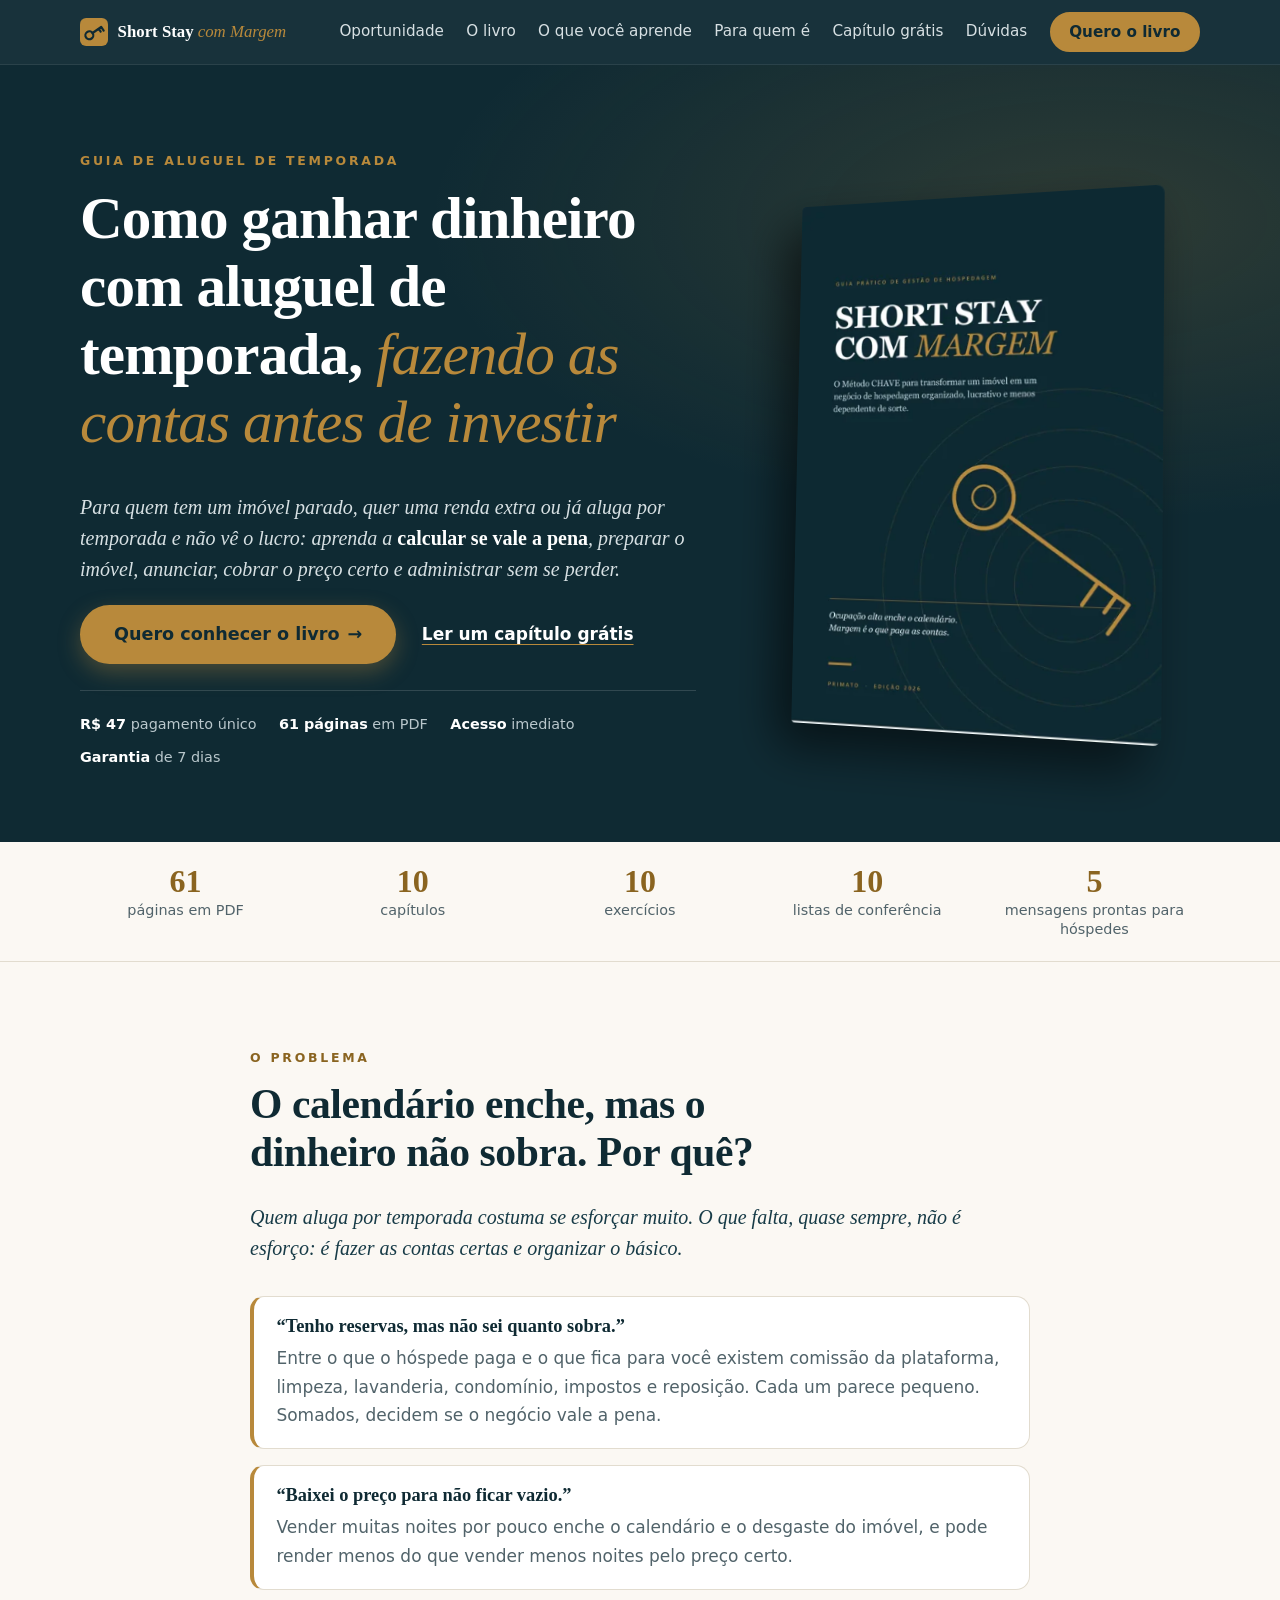
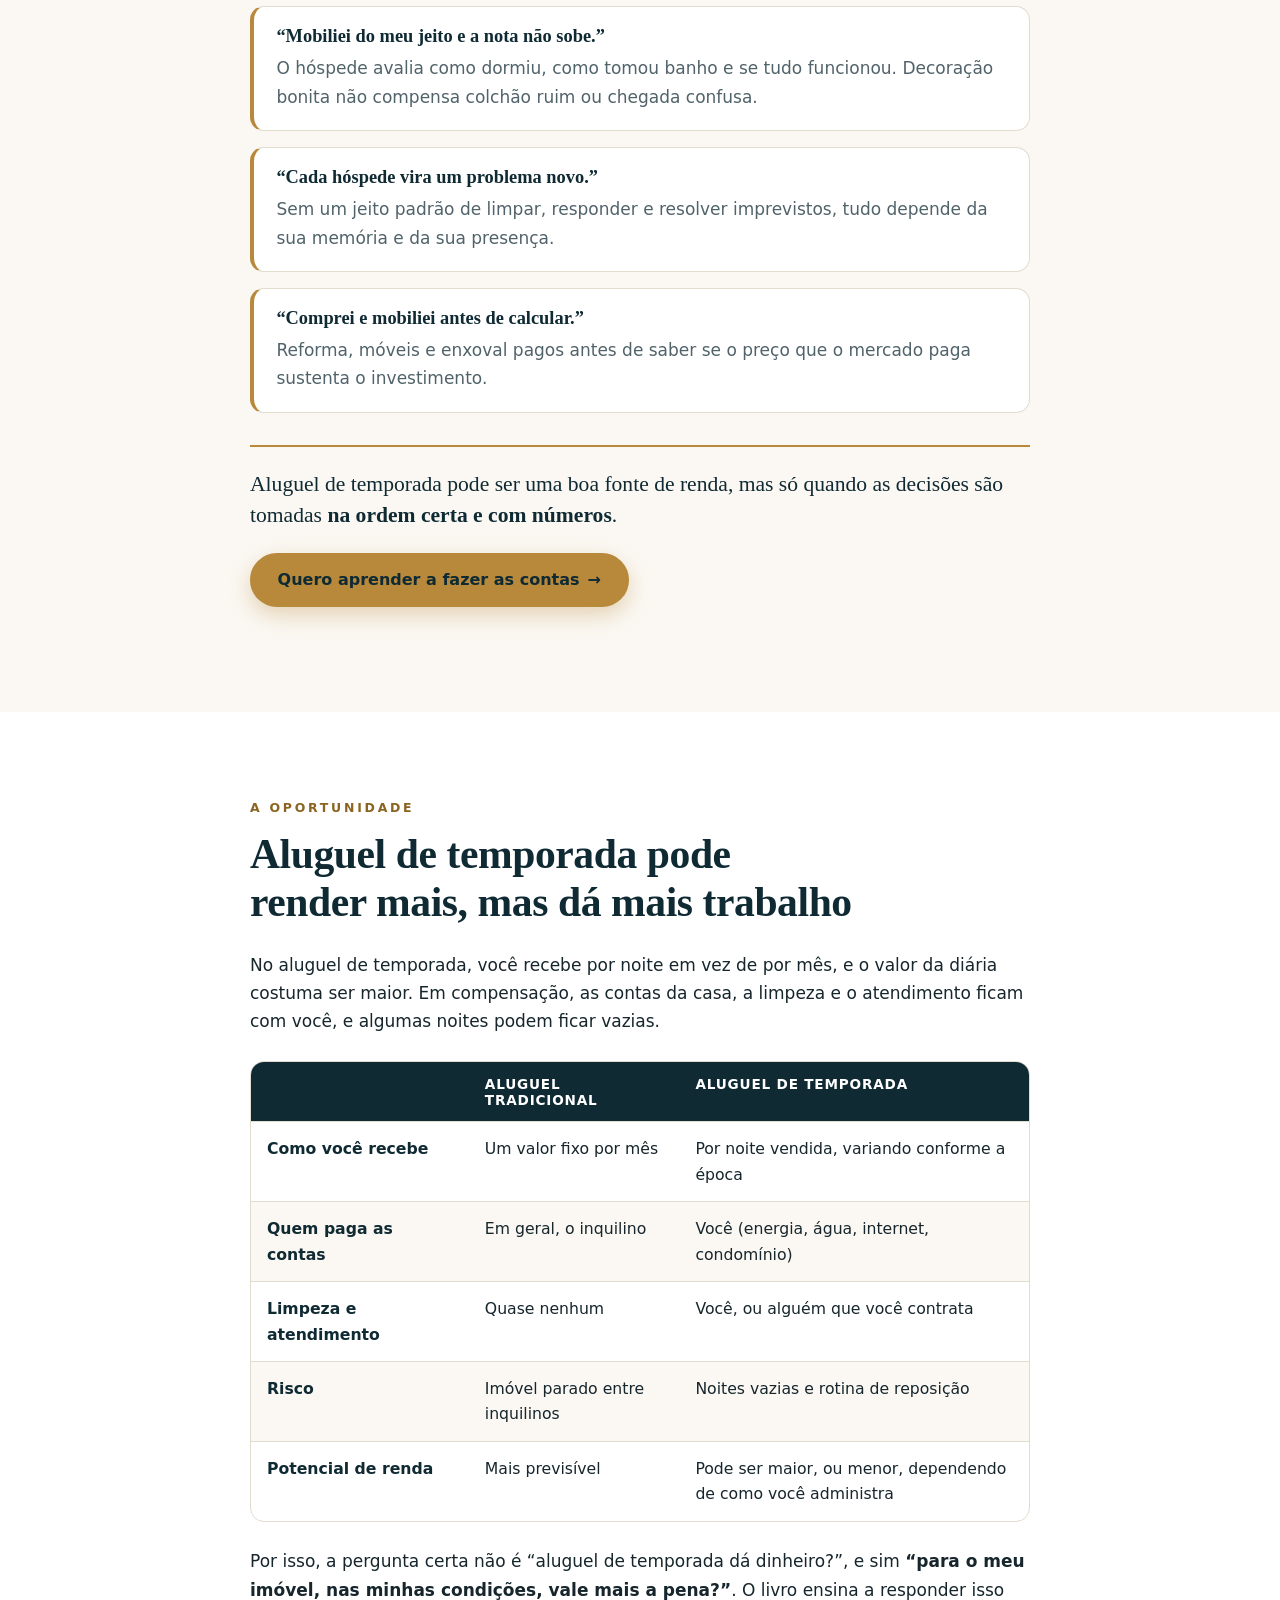
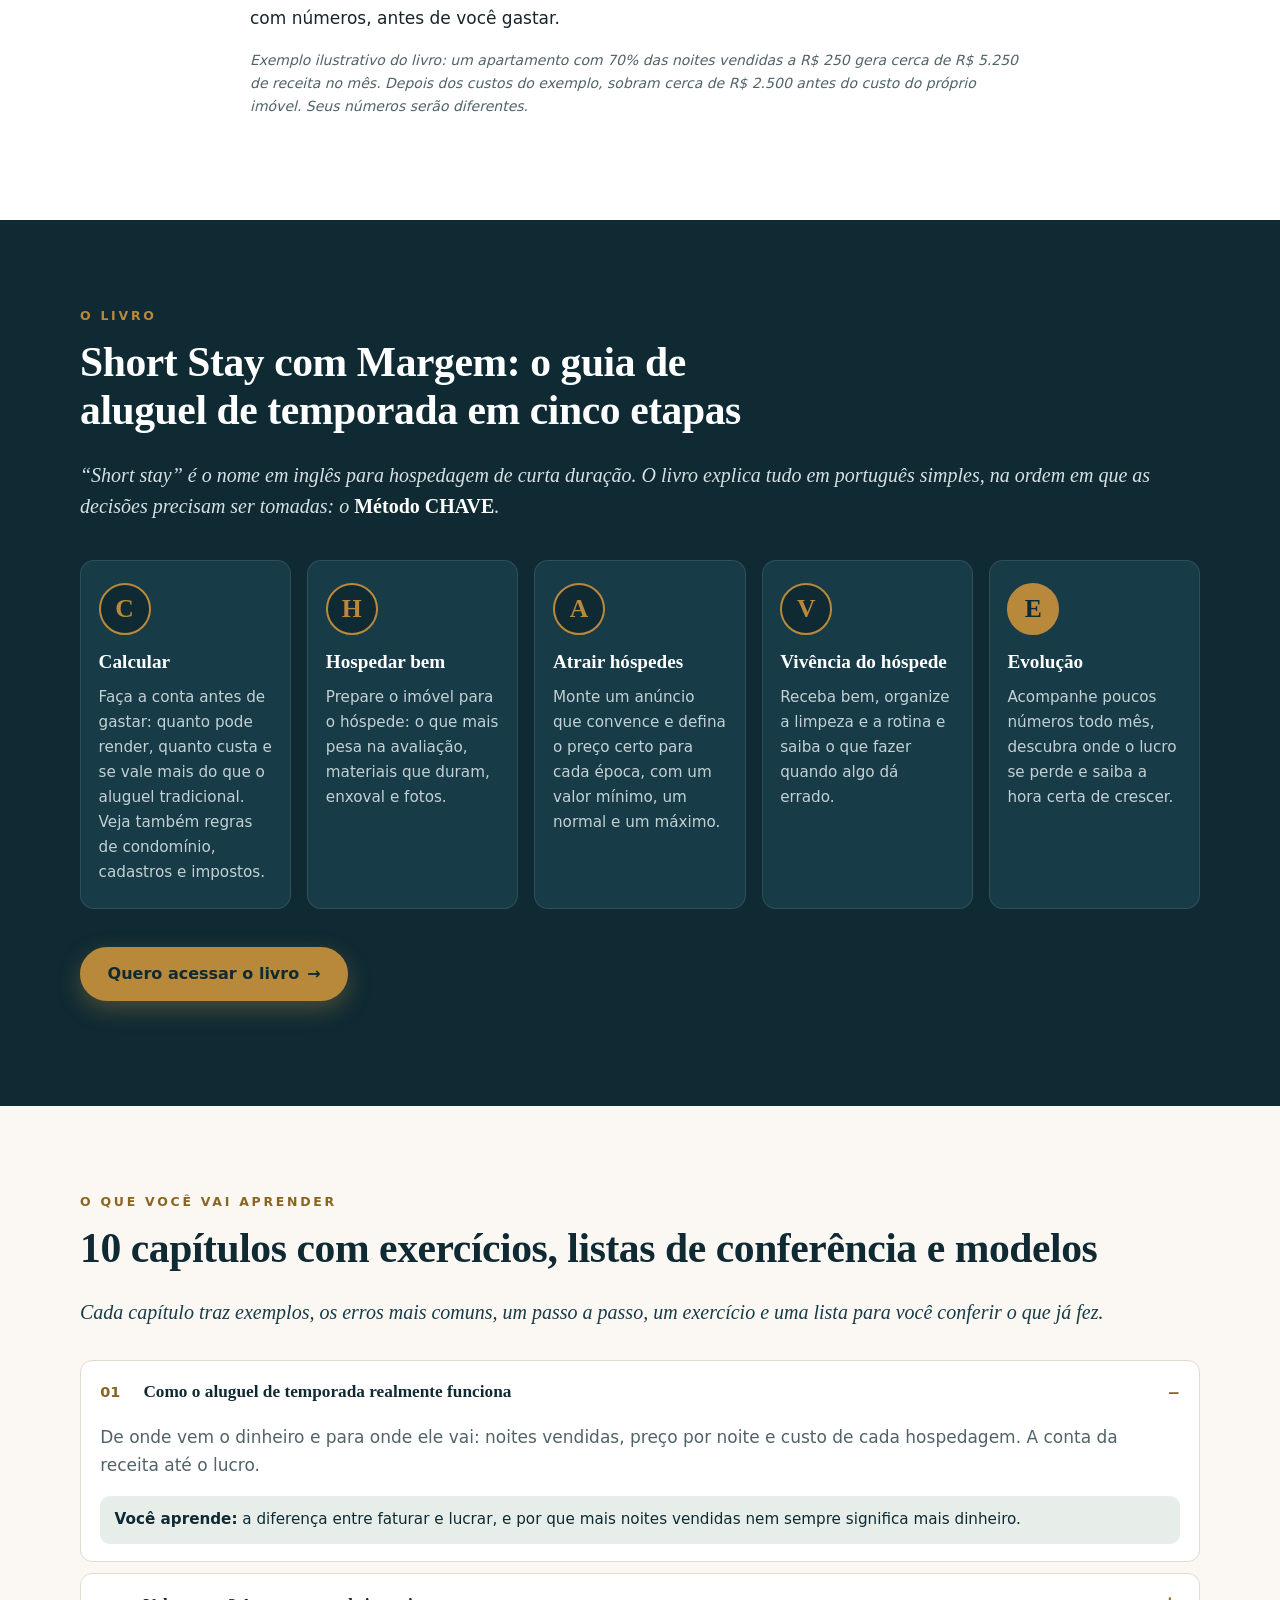
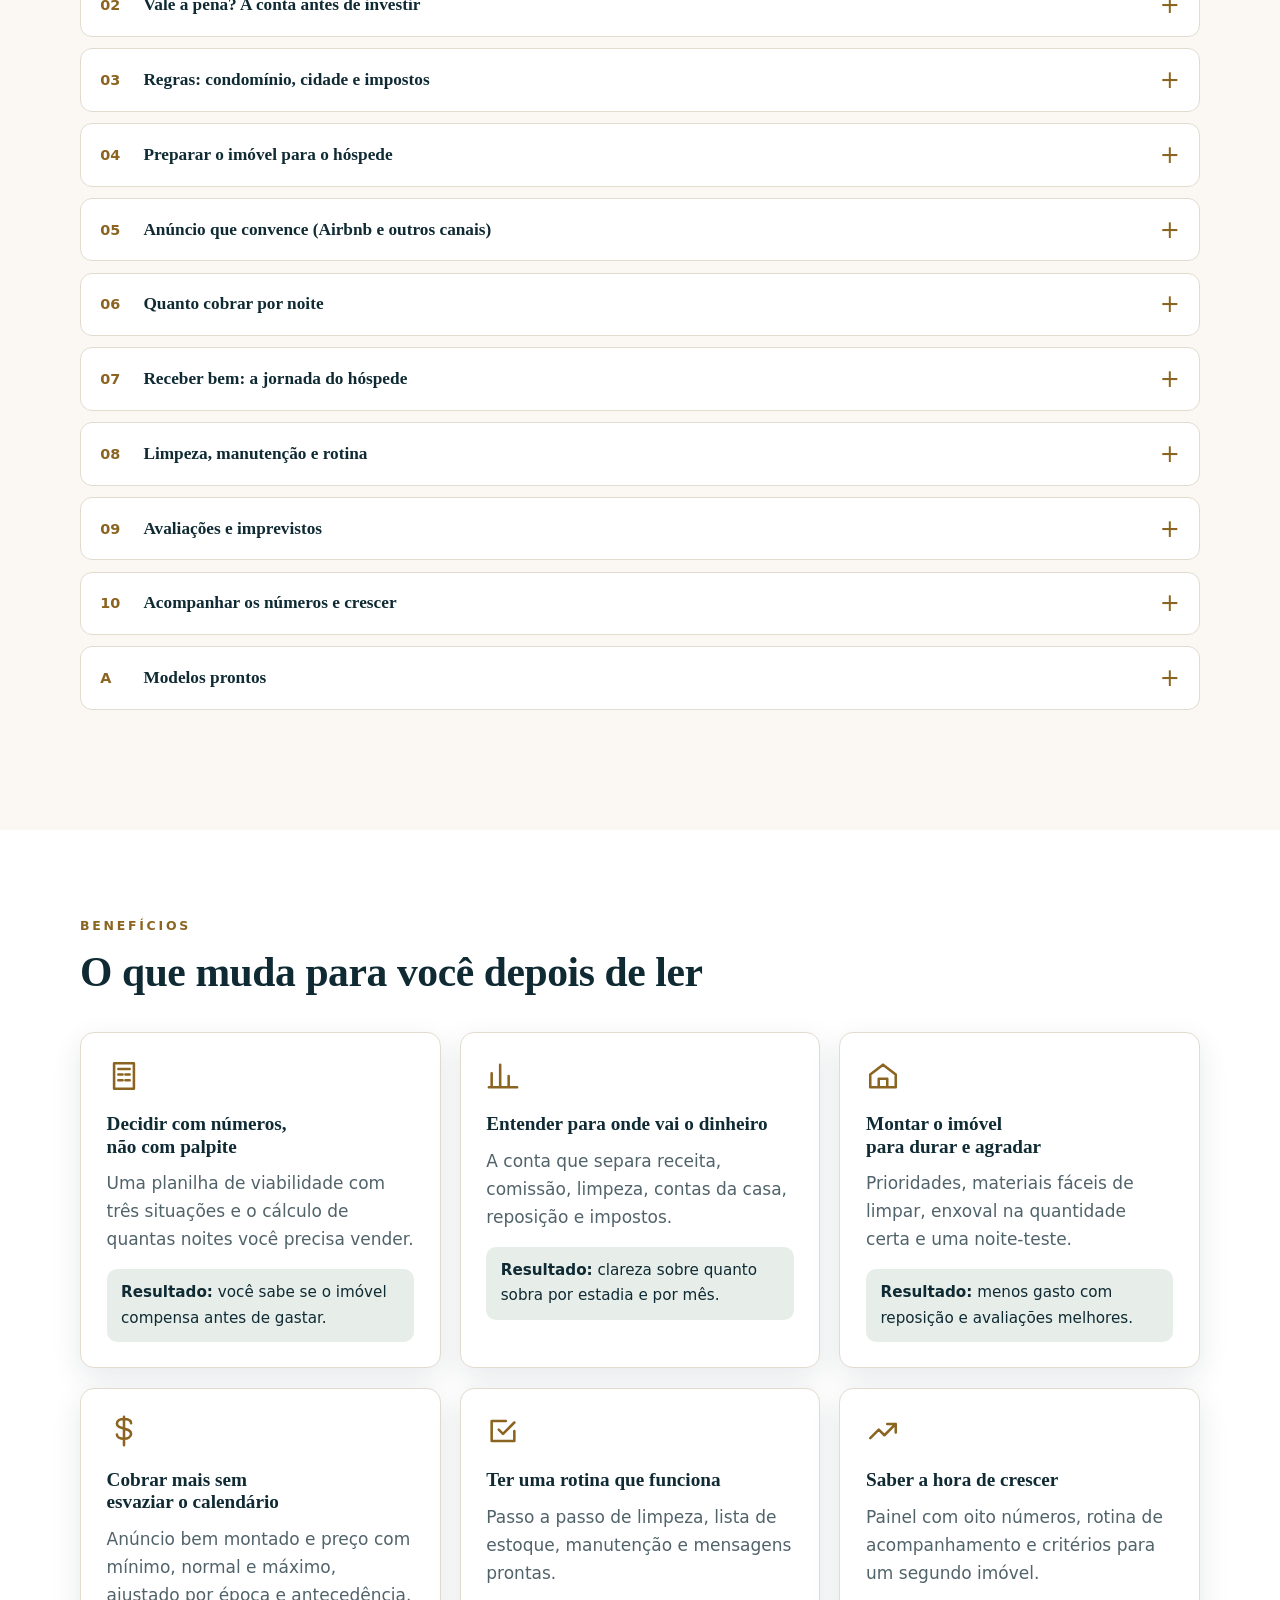
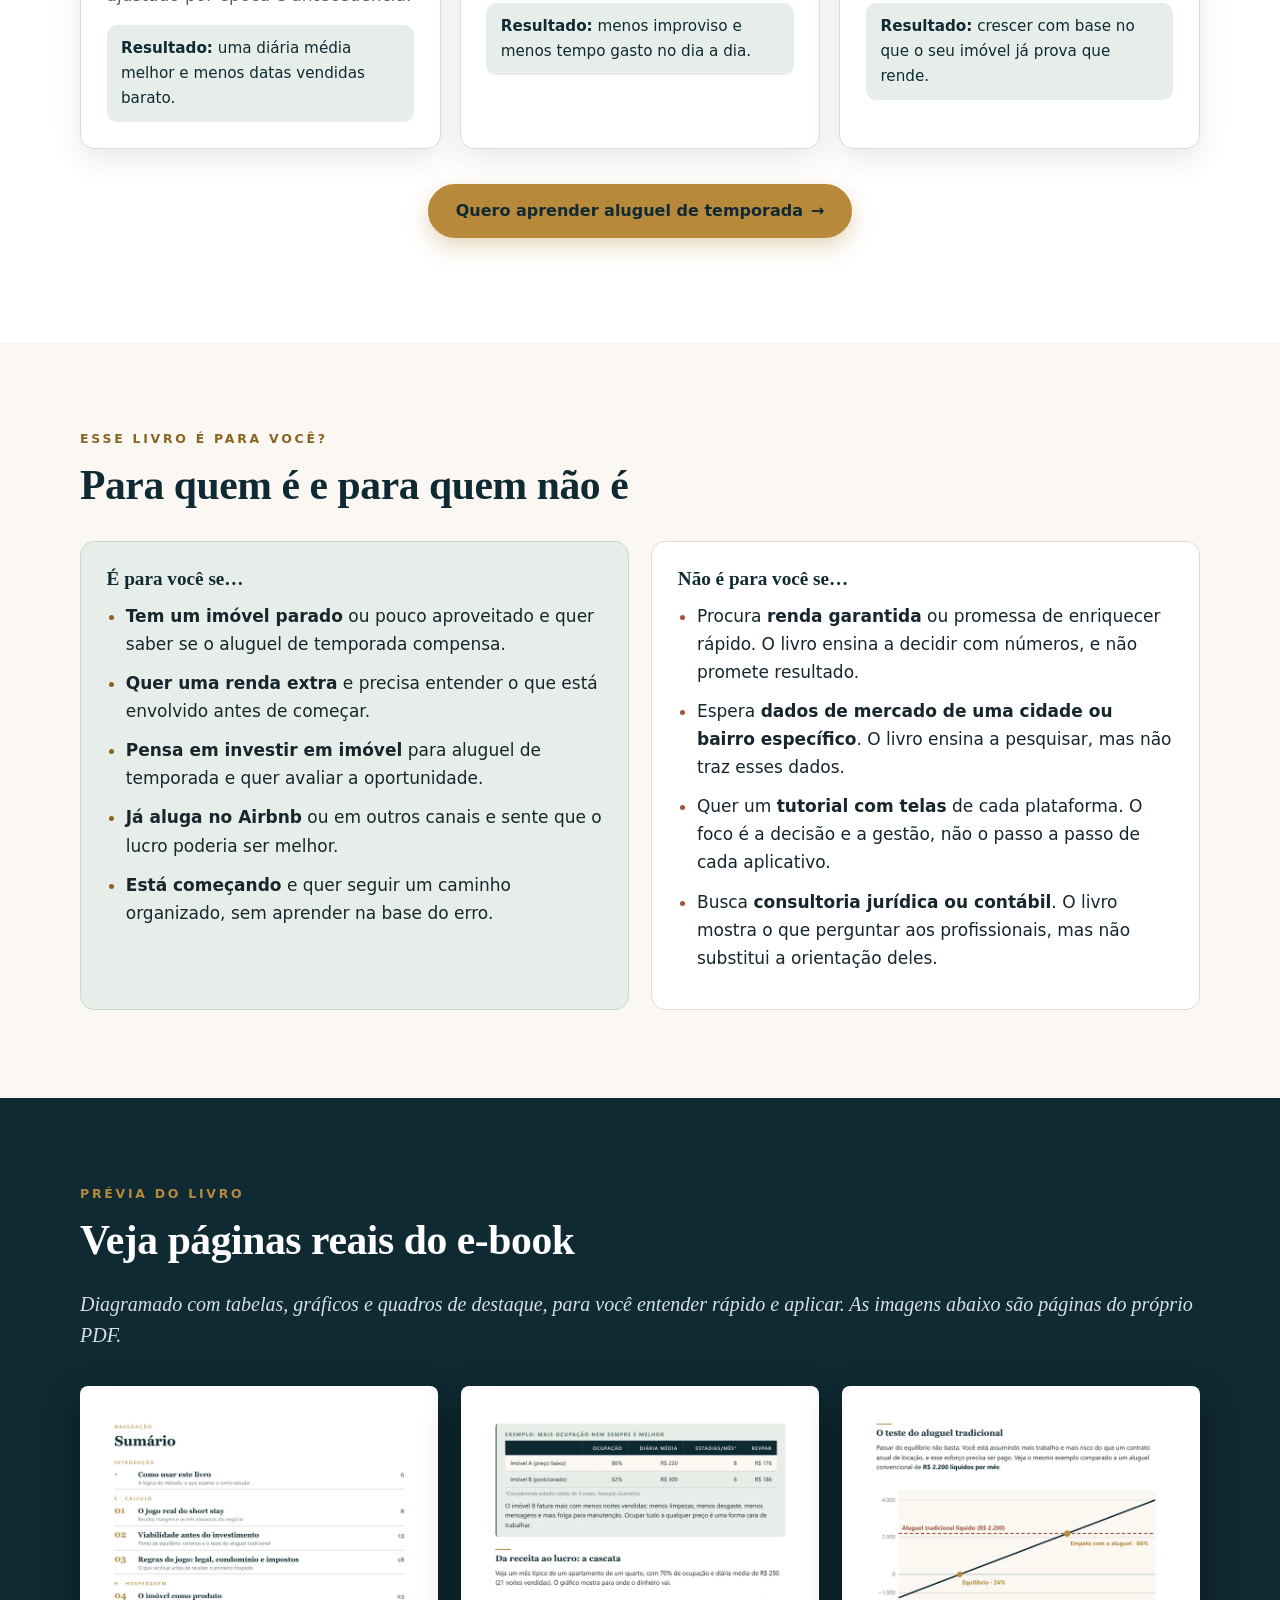
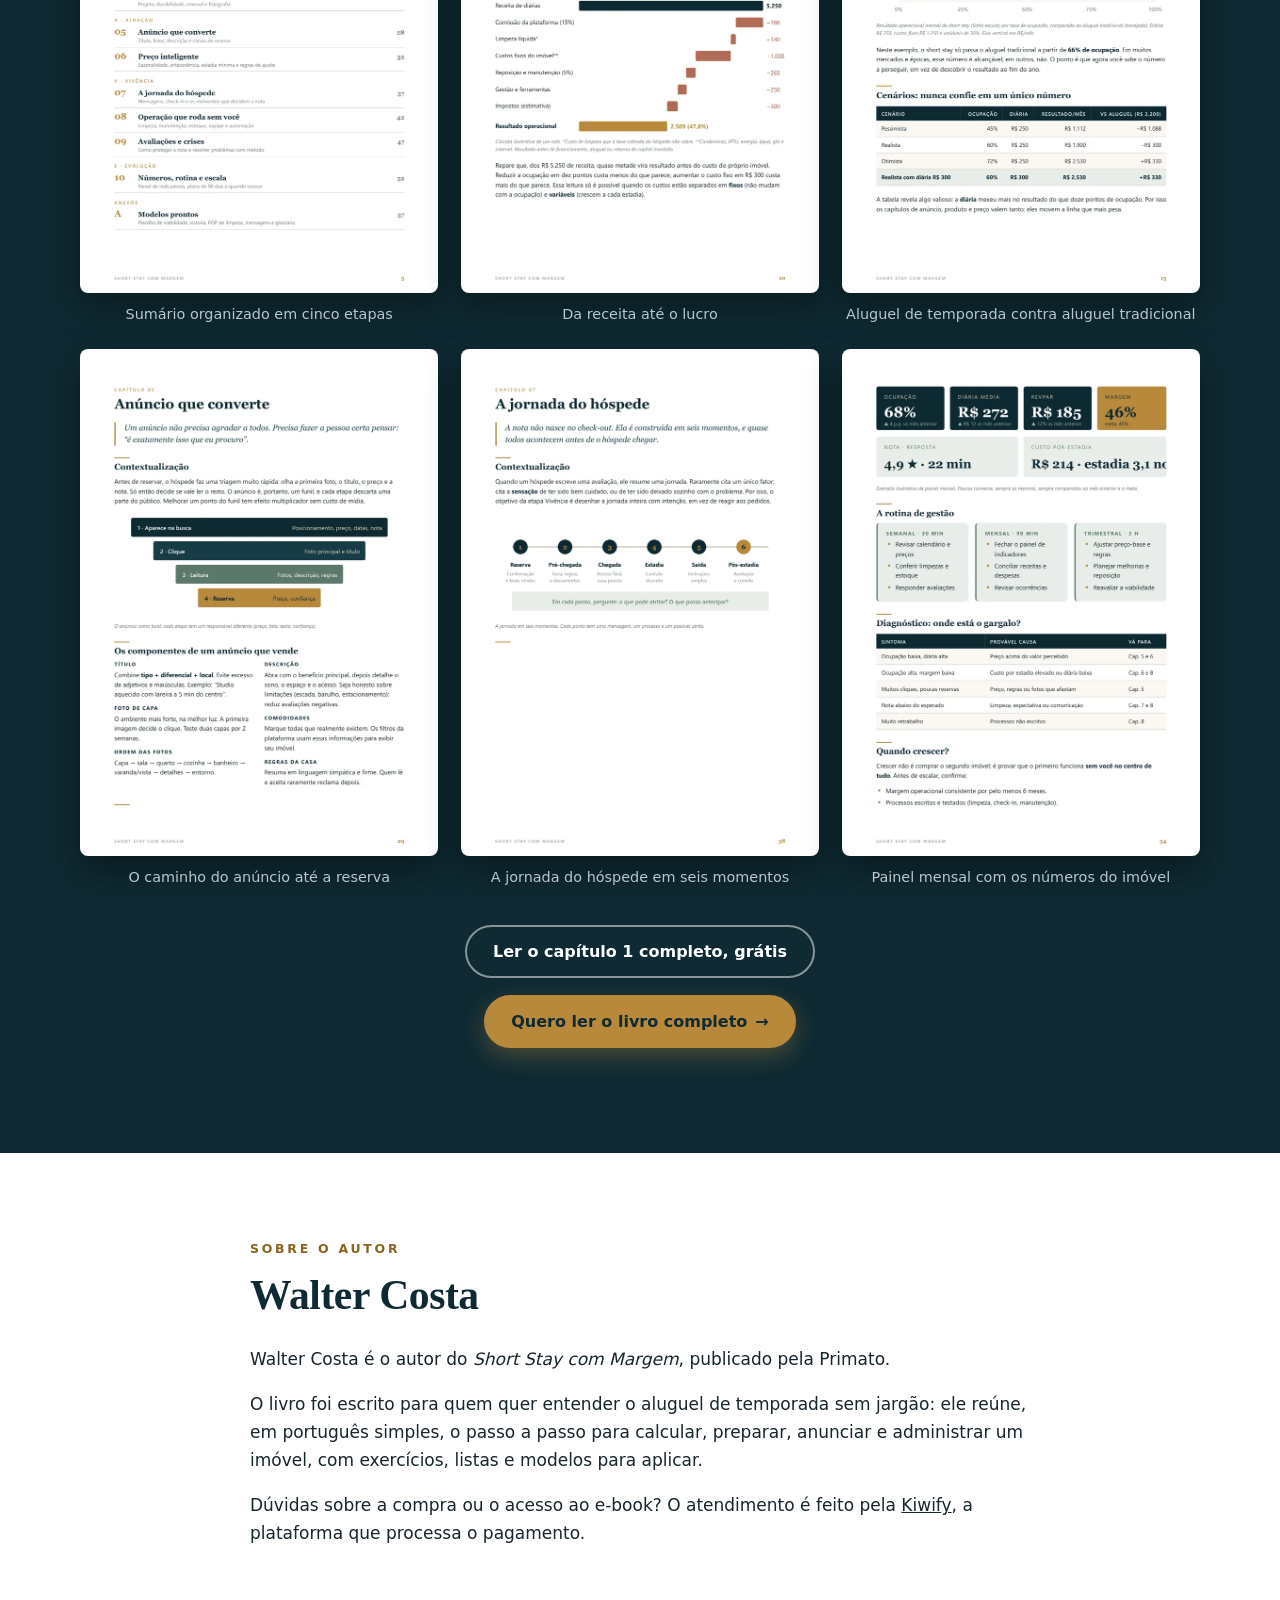
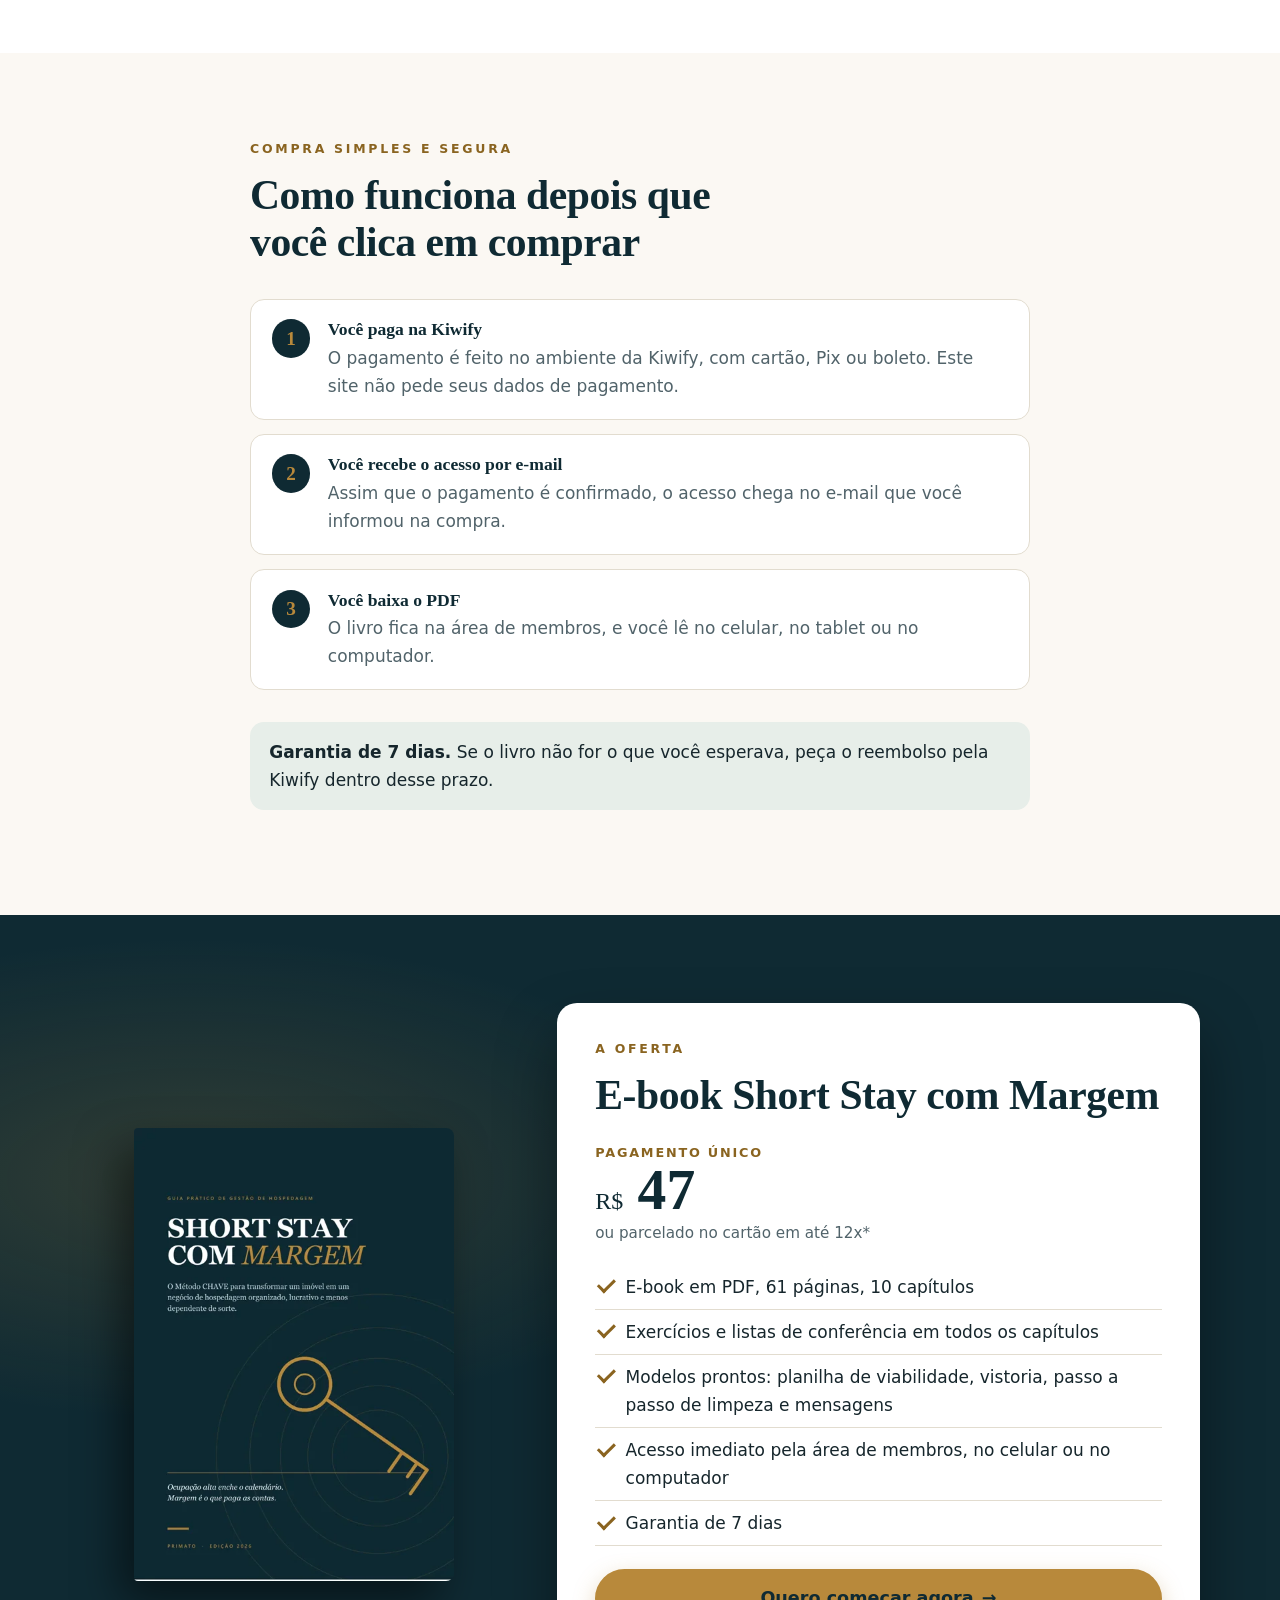
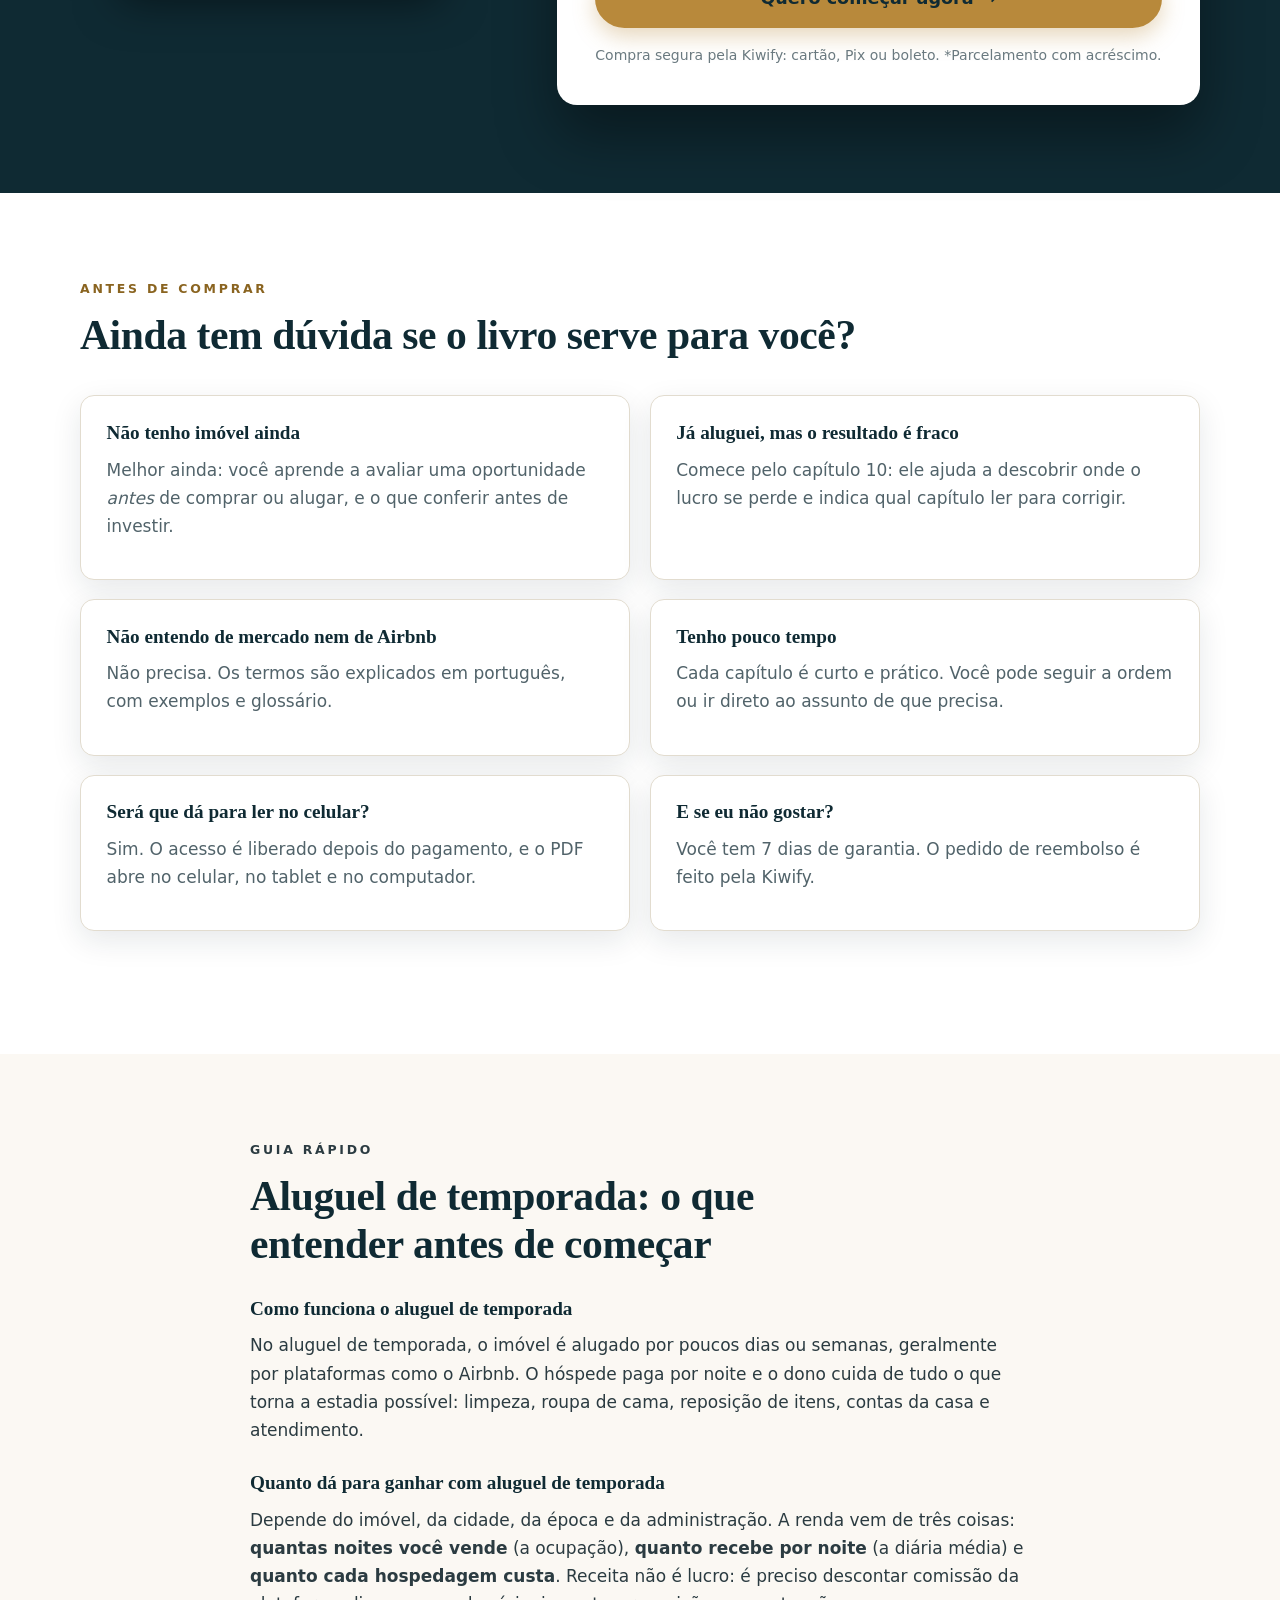
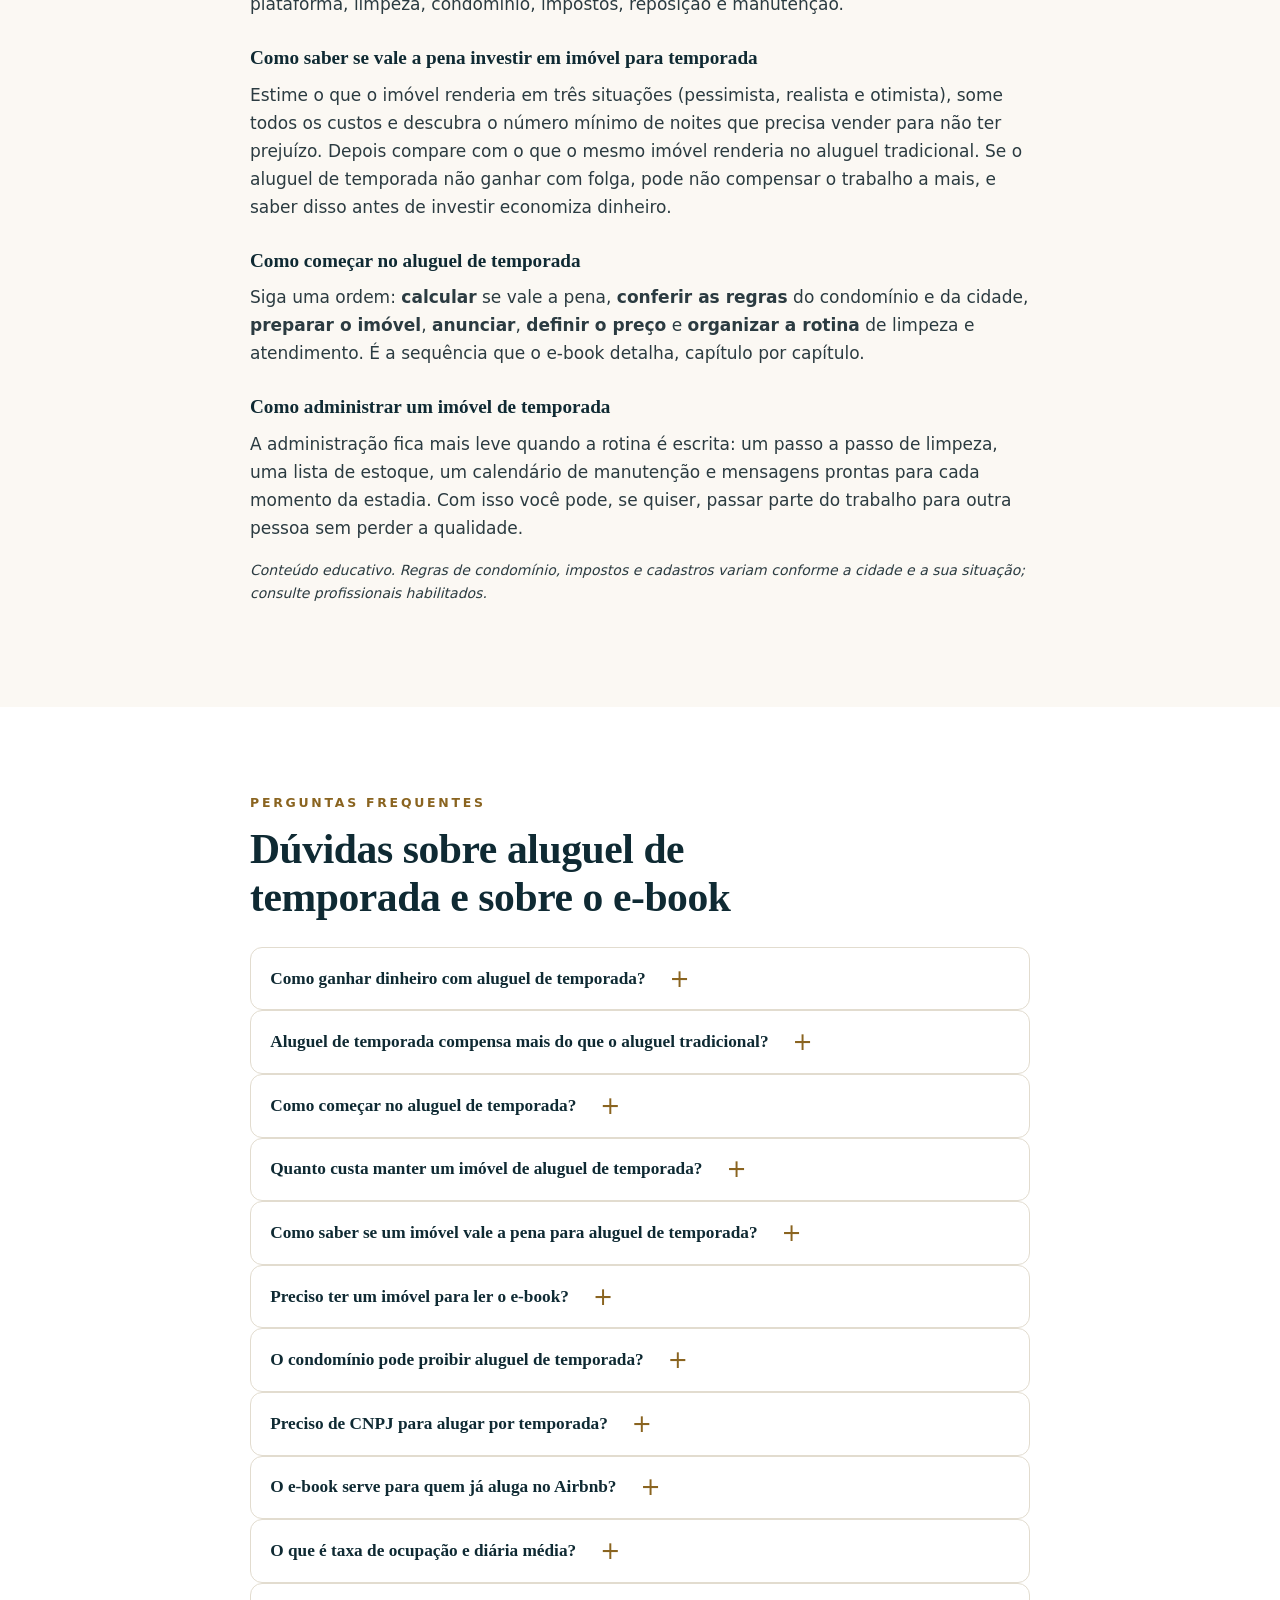
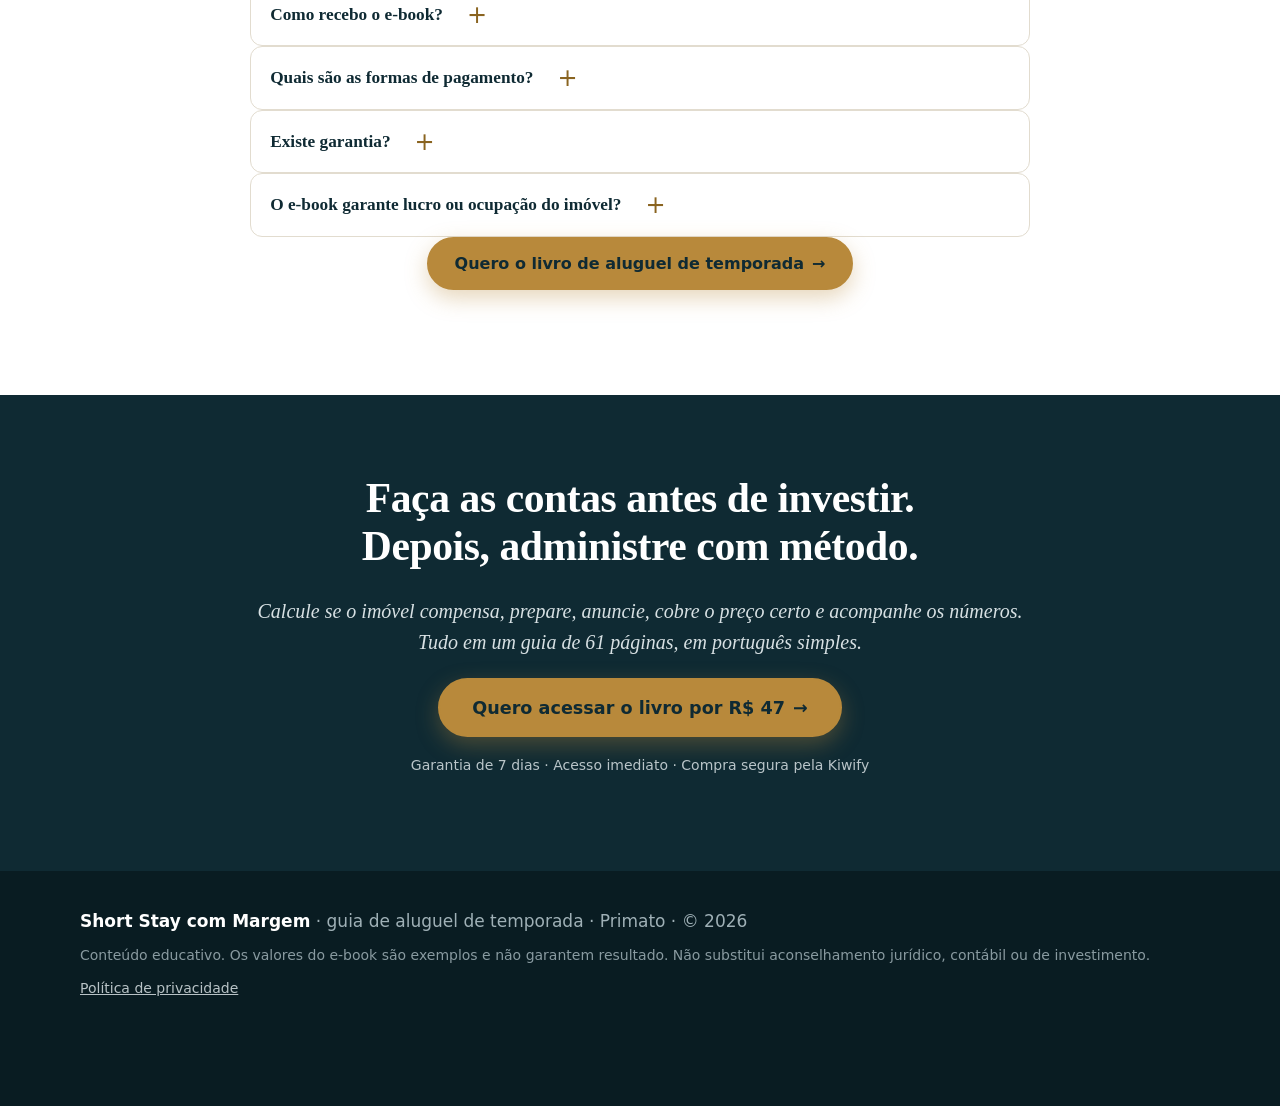
<file: index.html>
<!doctype html>
<html lang="pt-BR">
<head>
<meta charset="utf-8">
<script>if(location.hostname.slice(-10)===".github.io"){location.replace("https://rendacomtemporada.pages.dev"+location.pathname.replace("/short-stay-com-margem","")+location.search+location.hash)}</script>
<meta name="viewport" content="width=device-width, initial-scale=1">
<title>Aluguel de Temporada: como ganhar dinheiro com imóvel</title>
<meta name="description" content="Guia em PDF de aluguel de temporada: calcule se vale a pena, prepare o imóvel, anuncie no Airbnb, defina o preço e administre com lucro. 61 páginas.">
<meta name="robots" content="index, follow, max-image-preview:large">
<meta name="author" content="Walter Costa">
<meta name="theme-color" content="#0f2a33">
<link rel="canonical" href="https://rendacomtemporada.pages.dev/">

<link rel="icon" href="favicon/favicon.svg" type="image/svg+xml">
<link rel="icon" href="favicon/favicon-32.png" sizes="32x32" type="image/png">
<link rel="apple-touch-icon" href="favicon/apple-touch-icon.png">

<meta property="og:type" content="book">
<meta property="og:locale" content="pt_BR">
<meta property="og:site_name" content="Short Stay com Margem">
<meta property="og:title" content="Aluguel de temporada: como ganhar dinheiro com imóvel, fazendo as contas antes">
<meta property="og:description" content="Guia em PDF para quem quer transformar um imóvel em renda com aluguel de temporada: calcular, preparar, anunciar, cobrar o preço certo e administrar.">
<meta property="og:url" content="https://rendacomtemporada.pages.dev/">
<meta property="og:image" content="https://rendacomtemporada.pages.dev/assets/images/og-image.jpg">
<meta property="og:image:width" content="1200">
<meta property="og:image:height" content="630">
<meta property="og:image:alt" content="Capa do e-book Short Stay com Margem, guia de aluguel de temporada">
<meta name="twitter:card" content="summary_large_image">
<meta name="twitter:title" content="Aluguel de temporada: como ganhar dinheiro com imóvel, fazendo as contas antes">
<meta name="twitter:description" content="Guia em PDF para quem quer transformar um imóvel em renda com aluguel de temporada.">
<meta name="twitter:image" content="https://rendacomtemporada.pages.dev/assets/images/og-image.jpg">

<link rel="preload" as="image" href="assets/images/capa-480.webp" type="image/webp" fetchpriority="high">
<link rel="stylesheet" href="style.css">

<script type="application/ld+json">
{
  "@context": "https://schema.org",
  "@graph": [
    {
      "@type": ["Book", "Product"],
      "@id": "https://rendacomtemporada.pages.dev/#livro",
      "name": "Short Stay com Margem: guia de aluguel de temporada",
      "alternativeHeadline": "Como ganhar dinheiro com aluguel de temporada, fazendo as contas antes de investir",
      "description": "E-book em PDF de 61 páginas sobre aluguel de temporada: como calcular se um imóvel vale a pena, preparar o imóvel, anunciar, definir preço, receber hóspedes, organizar a rotina e acompanhar os números.",
      "inLanguage": "pt-BR",
      "bookFormat": "https://schema.org/EBook",
      "numberOfPages": 61,
      "image": "https://rendacomtemporada.pages.dev/assets/images/capa-840.webp",
      "url": "https://rendacomtemporada.pages.dev/",
      "author": { "@id": "https://rendacomtemporada.pages.dev/#autor" },
      "publisher": { "@id": "https://rendacomtemporada.pages.dev/#primato" },
      "offers": {
        "@type": "Offer",
        "price": "47.00",
        "priceCurrency": "BRL",
        "availability": "https://schema.org/InStock",
        "url": "https://pay.kiwify.com.br/UiFhUNS"
      }
    },
    {
      "@type": "Person",
      "@id": "https://rendacomtemporada.pages.dev/#autor",
      "name": "Walter Costa"
    },
    {
      "@type": "Organization",
      "@id": "https://rendacomtemporada.pages.dev/#primato",
      "name": "Primato",
      "url": "https://rendacomtemporada.pages.dev/"
    },
    {
      "@type": "FAQPage",
      "mainEntity": [
        {"@type": "Question", "name": "Como ganhar dinheiro com aluguel de temporada?", "acceptedAnswer": {"@type": "Answer", "text": "A renda vem das noites que você vende, pelo preço que você cobra, menos tudo o que a hospedagem custa para acontecer. Por isso o caminho é: calcular se o imóvel vale a pena, prepará-lo para agradar o hóspede, anunciar bem, definir o preço certo para cada época e acompanhar os números todo mês. O e-book ensina cada etapa, com exemplos e modelos."}},
        {"@type": "Question", "name": "Aluguel de temporada compensa mais do que o aluguel tradicional?", "acceptedAnswer": {"@type": "Answer", "text": "Depende do imóvel, da cidade, da época e de como você administra. O aluguel de temporada pode render mais por mês, mas também dá mais trabalho e tem mais custos e riscos, como noites vazias. O e-book mostra como comparar os dois com números antes de decidir."}},
        {"@type": "Question", "name": "Como começar no aluguel de temporada?", "acceptedAnswer": {"@type": "Answer", "text": "Comece fazendo a conta: quanto o imóvel pode render e quanto custa mantê-lo. Depois verifique as regras do condomínio e da cidade, prepare o imóvel com o essencial (cama, banho e limpeza), crie o anúncio, defina o preço e organize a limpeza e o atendimento. O e-book segue exatamente essa ordem."}},
        {"@type": "Question", "name": "Quanto custa manter um imóvel de aluguel de temporada?", "acceptedAnswer": {"@type": "Answer", "text": "Os custos mais comuns são a comissão da plataforma, a limpeza e a lavanderia, condomínio, IPTU, energia, água e internet, reposição de itens, manutenção, impostos e ferramentas de gestão. O e-book ensina a listar e separar esses custos para você descobrir quanto sobra de verdade."}},
        {"@type": "Question", "name": "Como saber se um imóvel vale a pena para aluguel de temporada?", "acceptedAnswer": {"@type": "Answer", "text": "Estime o quanto você receberia em três situações (pessimista, realista e otimista), some todos os custos, descubra a ocupação mínima para não ter prejuízo e compare o resultado com o aluguel tradicional do mesmo imóvel. O capítulo 2 do e-book mostra esse cálculo passo a passo."}},
        {"@type": "Question", "name": "Preciso ter um imóvel para ler o e-book?", "acceptedAnswer": {"@type": "Answer", "text": "Não. Quem ainda não tem imóvel pode usar o e-book para avaliar uma oportunidade antes de comprar ou alugar, e para saber o que verificar antes de investir."}},
        {"@type": "Question", "name": "O condomínio pode proibir aluguel de temporada?", "acceptedAnswer": {"@type": "Answer", "text": "Depende da convenção e das decisões do condomínio, e o entendimento da Justiça muda com o tempo. Por isso o e-book orienta a ler a convenção e o regimento antes de comprar ou mobiliar o imóvel e a consultar um advogado. O conteúdo é educativo e não substitui consultoria jurídica."}},
        {"@type": "Question", "name": "Preciso de CNPJ para alugar por temporada?", "acceptedAnswer": {"@type": "Answer", "text": "Depende do seu caso, do volume e da forma de tributação. O e-book explica o que levar ao contador para decidir, mas não substitui a orientação de um profissional contábil."}},
        {"@type": "Question", "name": "O e-book serve para quem já aluga no Airbnb?", "acceptedAnswer": {"@type": "Answer", "text": "Sim. Quem já aluga encontra capítulos sobre preço, anúncio, avaliações, limpeza, rotina e indicadores, além de um diagnóstico para descobrir onde o lucro está se perdendo."}},
        {"@type": "Question", "name": "O que é taxa de ocupação e diária média?", "acceptedAnswer": {"@type": "Answer", "text": "Taxa de ocupação é a porcentagem de noites que você conseguiu vender. Diária média é o valor médio que você recebeu por noite vendida. Juntas, mostram quanto o imóvel gera de receita antes de descontar os custos."}},
        {"@type": "Question", "name": "Como recebo o e-book?", "acceptedAnswer": {"@type": "Answer", "text": "Depois da confirmação do pagamento, você recebe o acesso por e-mail e baixa o PDF pela área de membros da Kiwify, que funciona no computador e no celular."}},
        {"@type": "Question", "name": "Quais são as formas de pagamento?", "acceptedAnswer": {"@type": "Answer", "text": "O pagamento é processado pela Kiwify, com cartão de crédito (parcelamento em até 12x, com acréscimo), Pix e boleto."}},
        {"@type": "Question", "name": "Existe garantia?", "acceptedAnswer": {"@type": "Answer", "text": "Sim. A compra tem garantia de 7 dias, conforme o prazo legal de arrependimento. Se o e-book não for o que você esperava, peça o reembolso pela Kiwify dentro desse prazo."}},
        {"@type": "Question", "name": "O e-book garante lucro ou ocupação do imóvel?", "acceptedAnswer": {"@type": "Answer", "text": "Não. Os números do livro são exemplos para ensinar o raciocínio. O resultado de cada imóvel depende da cidade, da época, do condomínio, do que você oferece ao hóspede e de como administra."}}
      ]
    }
  ]
}
</script>
</head>
<body>
<a class="skip" href="#conteudo">Pular para o conteúdo</a>

<header class="top" id="topo">
  <div class="wrap top__in">
    <a class="logo" href="#topo" aria-label="Short Stay com Margem, início">
      <svg width="28" height="28" viewBox="0 0 64 64" aria-hidden="true"><rect width="64" height="64" rx="14" fill="#b8893b"/><g fill="none" stroke="#0f2a33" stroke-width="5" stroke-linecap="round" stroke-linejoin="round" transform="rotate(-35 32 32)"><circle cx="19" cy="32" r="9"/><path d="M28 32H52M45 32v8M52 32v10"/></g></svg>
      <span>Short Stay <em>com Margem</em></span>
    </a>
    <button class="menu-btn" aria-expanded="false" aria-controls="nav" aria-label="Abrir menu"><span></span><span></span><span></span></button>
    <nav id="nav" class="nav" aria-label="Principal">
      <a href="#oportunidade">Oportunidade</a>
      <a href="#livro">O livro</a>
      <a href="#conteudo-livro">O que você aprende</a>
      <a href="#para-quem">Para quem é</a>
      <a href="amostra">Capítulo grátis</a>
      <a href="#faq">Dúvidas</a>
      <a class="btn btn--sm" href="https://pay.kiwify.com.br/UiFhUNS" data-buy="nav">Quero o livro</a>
    </nav>
  </div>
</header>

<main id="conteudo">

<!-- 1 · HERO -->
<section class="hero" aria-labelledby="h1">
  <div class="wrap hero__in">
    <div class="hero__txt">
      <p class="eyebrow">Guia de aluguel de temporada</p>
      <h1 id="h1">Como ganhar dinheiro com aluguel de temporada, <span>fazendo as contas antes de investir</span></h1>
      <p class="lead">Para quem tem um imóvel parado, quer uma renda extra ou já aluga por temporada e não vê o lucro: aprenda a <strong>calcular se vale a pena</strong>, preparar o imóvel, anunciar, cobrar o preço certo e administrar sem se perder.</p>
      <div class="cta-row">
        <a class="btn btn--lg" href="https://pay.kiwify.com.br/UiFhUNS" data-buy="hero">Quero conhecer o livro <span aria-hidden="true">→</span></a>
        <a class="link-arrow" href="amostra">Ler um capítulo grátis</a>
      </div>
      <ul class="trust" aria-label="Informações da compra">
        <li><b>R$ 47</b> pagamento único</li>
        <li><b>61 páginas</b> em PDF</li>
        <li><b>Acesso</b> imediato</li>
        <li><b>Garantia</b> de 7 dias</li>
      </ul>
    </div>
    <div class="hero__img">
      <div class="book">
        <img src="assets/images/capa-480.webp" srcset="assets/images/capa-480.webp 480w, assets/images/capa-840.webp 840w" sizes="(max-width: 700px) 62vw, 380px" width="480" height="679" alt="Capa do e-book Short Stay com Margem, guia de aluguel de temporada" fetchpriority="high" decoding="async">
      </div>
    </div>
  </div>
</section>


<section class="facts" aria-label="O que tem dentro do livro">
  <div class="wrap facts__in">
    <div><b>61</b><span>páginas em PDF</span></div>
    <div><b>10</b><span>capítulos</span></div>
    <div><b>10</b><span>exercícios</span></div>
    <div><b>10</b><span>listas de conferência</span></div>
    <div><b>5</b><span>mensagens prontas para hóspedes</span></div>
  </div>
</section>

<!-- 2 · PROBLEMA -->
<section class="sec sec--paper" id="problema" aria-labelledby="h-problema">
  <div class="wrap narrow">
    <p class="eyebrow eyebrow--dark">O problema</p>
    <h2 id="h-problema">O calendário enche, mas o dinheiro não sobra. Por quê?</h2>
    <p class="lead lead--dark">Quem aluga por temporada costuma se esforçar muito. O que falta, quase sempre, não é esforço: é fazer as contas certas e organizar o básico.</p>
    <ul class="pain">
      <li><h3>“Tenho reservas, mas não sei quanto sobra.”</h3><p>Entre o que o hóspede paga e o que fica para você existem comissão da plataforma, limpeza, lavanderia, condomínio, impostos e reposição. Cada um parece pequeno. Somados, decidem se o negócio vale a pena.</p></li>
      <li><h3>“Baixei o preço para não ficar vazio.”</h3><p>Vender muitas noites por pouco enche o calendário e o desgaste do imóvel, e pode render menos do que vender menos noites pelo preço certo.</p></li>
      <li><h3>“Mobiliei do meu jeito e a nota não sobe.”</h3><p>O hóspede avalia como dormiu, como tomou banho e se tudo funcionou. Decoração bonita não compensa colchão ruim ou chegada confusa.</p></li>
      <li><h3>“Cada hóspede vira um problema novo.”</h3><p>Sem um jeito padrão de limpar, responder e resolver imprevistos, tudo depende da sua memória e da sua presença.</p></li>
      <li><h3>“Comprei e mobiliei antes de calcular.”</h3><p>Reforma, móveis e enxoval pagos antes de saber se o preço que o mercado paga sustenta o investimento.</p></li>
    </ul>
    <p class="punch">Aluguel de temporada pode ser uma boa fonte de renda, mas só quando as decisões são tomadas <strong>na ordem certa e com números</strong>.</p>
    <p><a class="btn" href="https://pay.kiwify.com.br/UiFhUNS" data-buy="problema">Quero aprender a fazer as contas <span aria-hidden="true">→</span></a></p>
  </div>
</section>

<!-- 3 · OPORTUNIDADE -->
<section class="sec" id="oportunidade" aria-labelledby="h-op">
  <div class="wrap narrow">
    <p class="eyebrow eyebrow--dark">A oportunidade</p>
    <h2 id="h-op">Aluguel de temporada pode render mais, mas dá mais trabalho</h2>
    <p>No aluguel de temporada, você recebe por noite em vez de por mês, e o valor da diária costuma ser maior. Em compensação, as contas da casa, a limpeza e o atendimento ficam com você, e algumas noites podem ficar vazias.</p>
    <div class="tablewrap">
      <table class="cmp">
        <caption class="sr">Comparação entre aluguel tradicional e aluguel de temporada</caption>
        <thead><tr><th scope="col"></th><th scope="col">Aluguel tradicional</th><th scope="col">Aluguel de temporada</th></tr></thead>
        <tbody>
          <tr><th scope="row">Como você recebe</th><td data-label="Aluguel tradicional">Um valor fixo por mês</td><td data-label="Aluguel de temporada">Por noite vendida, variando conforme a época</td></tr>
          <tr><th scope="row">Quem paga as contas</th><td data-label="Aluguel tradicional">Em geral, o inquilino</td><td data-label="Aluguel de temporada">Você (energia, água, internet, condomínio)</td></tr>
          <tr><th scope="row">Limpeza e atendimento</th><td data-label="Aluguel tradicional">Quase nenhum</td><td data-label="Aluguel de temporada">Você, ou alguém que você contrata</td></tr>
          <tr><th scope="row">Risco</th><td data-label="Aluguel tradicional">Imóvel parado entre inquilinos</td><td data-label="Aluguel de temporada">Noites vazias e rotina de reposição</td></tr>
          <tr><th scope="row">Potencial de renda</th><td data-label="Aluguel tradicional">Mais previsível</td><td data-label="Aluguel de temporada">Pode ser maior, ou menor, dependendo de como você administra</td></tr>
        </tbody>
      </table>
    </div>
    <p>Por isso, a pergunta certa não é “aluguel de temporada dá dinheiro?”, e sim <strong>“para o meu imóvel, nas minhas condições, vale mais a pena?”</strong>. O livro ensina a responder isso com números, antes de você gastar.</p>
    <p class="note">Exemplo ilustrativo do livro: um apartamento com 70% das noites vendidas a R$ 250 gera cerca de R$ 5.250 de receita no mês. Depois dos custos do exemplo, sobram cerca de R$ 2.500 antes do custo do próprio imóvel. Seus números serão diferentes.</p>
  </div>
</section>

<!-- 4 · APRESENTAÇÃO DO LIVRO -->
<section class="sec sec--dark" id="livro" aria-labelledby="h-livro">
  <div class="wrap">
    <p class="eyebrow">O livro</p>
    <h2 id="h-livro">Short Stay com Margem: o guia de aluguel de temporada em cinco etapas</h2>
    <p class="lead">“Short stay” é o nome em inglês para hospedagem de curta duração. O livro explica tudo em português simples, na ordem em que as decisões precisam ser tomadas: o <strong>Método CHAVE</strong>.</p>
    <ol class="chave">
      <li><span class="chave__l">C</span><h3>Calcular</h3><p>Faça a conta antes de gastar: quanto pode render, quanto custa e se vale mais do que o aluguel tradicional. Veja também regras de condomínio, cadastros e impostos.</p></li>
      <li><span class="chave__l">H</span><h3>Hospedar bem</h3><p>Prepare o imóvel para o hóspede: o que mais pesa na avaliação, materiais que duram, enxoval e fotos.</p></li>
      <li><span class="chave__l">A</span><h3>Atrair hóspedes</h3><p>Monte um anúncio que convence e defina o preço certo para cada época, com um valor mínimo, um normal e um máximo.</p></li>
      <li><span class="chave__l">V</span><h3>Vivência do hóspede</h3><p>Receba bem, organize a limpeza e a rotina e saiba o que fazer quando algo dá errado.</p></li>
      <li><span class="chave__l chave__l--on">E</span><h3>Evolução</h3><p>Acompanhe poucos números todo mês, descubra onde o lucro se perde e saiba a hora certa de crescer.</p></li>
    </ol>
    <p><a class="btn" href="https://pay.kiwify.com.br/UiFhUNS" data-buy="livro">Quero acessar o livro <span aria-hidden="true">→</span></a></p>
  </div>
</section>

<!-- 5 · O QUE VAI APRENDER -->
<section class="sec sec--paper" id="conteudo-livro" aria-labelledby="h-cont">
  <div class="wrap">
    <p class="eyebrow eyebrow--dark">O que você vai aprender</p>
    <h2 id="h-cont">10 capítulos com exercícios, listas de conferência e modelos</h2>
    <p class="lead lead--dark">Cada capítulo traz exemplos, os erros mais comuns, um passo a passo, um exercício e uma lista para você conferir o que já fez.</p>
    <div class="chapters">
      <details class="chap" open><summary><span>01</span> Como o aluguel de temporada realmente funciona</summary><p>De onde vem o dinheiro e para onde ele vai: noites vendidas, preço por noite e custo de cada hospedagem. A conta da receita até o lucro.</p><p class="chap__l"><b>Você aprende:</b> a diferença entre faturar e lucrar, e por que mais noites vendidas nem sempre significa mais dinheiro.</p></details>
      <details class="chap"><summary><span>02</span> Vale a pena? A conta antes de investir</summary><p>O estudo de viabilidade: investimento inicial, receita em três situações, custos fixos e variáveis e comparação com o aluguel tradicional.</p><p class="chap__l"><b>Você aprende:</b> a descobrir quantas noites precisa vender para não ter prejuízo e a decidir com uma regra simples de “vai ou não vai”.</p></details>
      <details class="chap"><summary><span>03</span> Regras: condomínio, cidade e impostos</summary><p>O que verificar antes do primeiro hóspede: condomínio, tipo de locação, cadastros, tributos e dados dos hóspedes.</p><p class="chap__l"><b>Você aprende:</b> o mapa de perguntas para levar ao advogado, ao contador e à prefeitura.</p></details>
      <details class="chap"><summary><span>04</span> Preparar o imóvel para o hóspede</summary><p>O que mais pesa na experiência, materiais para uso intenso, enxoval, fotos e a noite-teste.</p><p class="chap__l"><b>Você aprende:</b> a gastar primeiro no que importa: sono, banho e limpeza.</p></details>
      <details class="chap"><summary><span>05</span> Anúncio que convence (Airbnb e outros canais)</summary><p>Título, fotos, descrição, regras da casa e onde anunciar, incluindo reservas diretas.</p><p class="chap__l"><b>Você aprende:</b> a montar um anúncio que faz a pessoa certa clicar e reservar.</p></details>
      <details class="chap"><summary><span>06</span> Quanto cobrar por noite</summary><p>Como o preço muda com a época, o dia da semana, a antecedência, os eventos e a concorrência.</p><p class="chap__l"><b>Você aprende:</b> a definir preço mínimo, normal e máximo e regras para ajustar sem entrar em pânico.</p></details>
      <details class="chap"><summary><span>07</span> Receber bem: a jornada do hóspede</summary><p>Os seis momentos da estadia, mensagens prontas e o guia da casa.</p><p class="chap__l"><b>Você aprende:</b> a eliminar problemas antes que virem avaliação ruim.</p></details>
      <details class="chap"><summary><span>08</span> Limpeza, manutenção e rotina</summary><p>Limpeza, enxoval, estoque, manutenção, atendimento e o que automatizar.</p><p class="chap__l"><b>Você aprende:</b> um passo a passo de limpeza e quando vale contratar ajuda.</p></details>
      <details class="chap"><summary><span>09</span> Avaliações e imprevistos</summary><p>Como a nota funciona e um roteiro para resolver reclamações e problemas.</p><p class="chap__l"><b>Você aprende:</b> a responder avaliações e a agir quando algo dá errado.</p></details>
      <details class="chap"><summary><span>10</span> Acompanhar os números e crescer</summary><p>Os oito indicadores essenciais, a rotina de gestão, o diagnóstico por sintoma e o plano de 90 dias.</p><p class="chap__l"><b>Você aprende:</b> a montar seu painel mensal e a decidir quando pensar em um segundo imóvel.</p></details>
      <details class="chap"><summary><span>A</span> Modelos prontos</summary><p>Planilha de viabilidade para imprimir, vistoria do imóvel, passo a passo de limpeza, mensagens para hóspedes e glossário.</p></details>
    </div>
  </div>
</section>

<!-- 6 · BENEFÍCIOS -->
<section class="sec" id="beneficios" aria-labelledby="h-benef">
  <div class="wrap">
    <p class="eyebrow eyebrow--dark">Benefícios</p>
    <h2 id="h-benef">O que muda para você depois de ler</h2>
    <div class="cards">
      <article class="card"><svg class="ico" viewBox="0 0 24 24" aria-hidden="true"><path d="M5 3h14v18H5zM8 7h8M8 11h3M13 11h3M8 15h3M13 15h3"/></svg><h3>Decidir com números, não com palpite</h3><p>Uma planilha de viabilidade com três situações e o cálculo de quantas noites você precisa vender.</p><p class="card__r"><b>Resultado:</b> você sabe se o imóvel compensa antes de gastar.</p></article>
      <article class="card"><svg class="ico" viewBox="0 0 24 24" aria-hidden="true"><path d="M4 20V10M10 20V4M16 20v-8M22 20H2"/></svg><h3>Entender para onde vai o dinheiro</h3><p>A conta que separa receita, comissão, limpeza, contas da casa, reposição e impostos.</p><p class="card__r"><b>Resultado:</b> clareza sobre quanto sobra por estadia e por mês.</p></article>
      <article class="card"><svg class="ico" viewBox="0 0 24 24" aria-hidden="true"><path d="M3 11l9-7 9 7v9H3zM9 20v-6h6v6"/></svg><h3>Montar o imóvel para durar e agradar</h3><p>Prioridades, materiais fáceis de limpar, enxoval na quantidade certa e uma noite-teste.</p><p class="card__r"><b>Resultado:</b> menos gasto com reposição e avaliações melhores.</p></article>
      <article class="card"><svg class="ico" viewBox="0 0 24 24" aria-hidden="true"><path d="M12 2v20M17 6.5C17 4.5 14.8 3.5 12 3.5S7 4.7 7 6.8c0 4.4 10 2.4 10 7.2 0 2.2-2.2 3.5-5 3.5s-5-1.1-5-3"/></svg><h3>Cobrar mais sem esvaziar o calendário</h3><p>Anúncio bem montado e preço com mínimo, normal e máximo, ajustado por época e antecedência.</p><p class="card__r"><b>Resultado:</b> uma diária média melhor e menos datas vendidas barato.</p></article>
      <article class="card"><svg class="ico" viewBox="0 0 24 24" aria-hidden="true"><path d="M9 11l3 3 8-8M20 12v7H4V5h10"/></svg><h3>Ter uma rotina que funciona</h3><p>Passo a passo de limpeza, lista de estoque, manutenção e mensagens prontas.</p><p class="card__r"><b>Resultado:</b> menos improviso e menos tempo gasto no dia a dia.</p></article>
      <article class="card"><svg class="ico" viewBox="0 0 24 24" aria-hidden="true"><path d="M3 17l6-6 4 4 8-8M15 7h6v6"/></svg><h3>Saber a hora de crescer</h3><p>Painel com oito números, rotina de acompanhamento e critérios para um segundo imóvel.</p><p class="card__r"><b>Resultado:</b> crescer com base no que o seu imóvel já prova que rende.</p></article>
    </div>
    <p class="center"><a class="btn" href="https://pay.kiwify.com.br/UiFhUNS" data-buy="beneficios">Quero aprender aluguel de temporada <span aria-hidden="true">→</span></a></p>
  </div>
</section>

<!-- 7+8 · PARA QUEM É / NÃO É -->
<section class="sec sec--paper" id="para-quem" aria-labelledby="h-pq">
  <div class="wrap">
    <p class="eyebrow eyebrow--dark">Esse livro é para você?</p>
    <h2 id="h-pq">Para quem é e para quem não é</h2>
    <div class="two">
      <div class="box box--yes">
        <h3>É para você se…</h3>
        <ul>
          <li><b>Tem um imóvel parado</b> ou pouco aproveitado e quer saber se o aluguel de temporada compensa.</li>
          <li><b>Quer uma renda extra</b> e precisa entender o que está envolvido antes de começar.</li>
          <li><b>Pensa em investir em imóvel</b> para aluguel de temporada e quer avaliar a oportunidade.</li>
          <li><b>Já aluga no Airbnb</b> ou em outros canais e sente que o lucro poderia ser melhor.</li>
          <li><b>Está começando</b> e quer seguir um caminho organizado, sem aprender na base do erro.</li>
        </ul>
      </div>
      <div class="box box--no">
        <h3>Não é para você se…</h3>
        <ul>
          <li>Procura <b>renda garantida</b> ou promessa de enriquecer rápido. O livro ensina a decidir com números, e não promete resultado.</li>
          <li>Espera <b>dados de mercado de uma cidade ou bairro específico</b>. O livro ensina a pesquisar, mas não traz esses dados.</li>
          <li>Quer um <b>tutorial com telas</b> de cada plataforma. O foco é a decisão e a gestão, não o passo a passo de cada aplicativo.</li>
          <li>Busca <b>consultoria jurídica ou contábil</b>. O livro mostra o que perguntar aos profissionais, mas não substitui a orientação deles.</li>
        </ul>
      </div>
    </div>
  </div>
</section>

<!-- 9 · PRÉVIA -->
<section class="sec sec--dark" id="previa" aria-labelledby="h-previa">
  <div class="wrap">
    <p class="eyebrow">Prévia do livro</p>
    <h2 id="h-previa">Veja páginas reais do e-book</h2>
    <p class="lead">Diagramado com tabelas, gráficos e quadros de destaque, para você entender rápido e aplicar. As imagens abaixo são páginas do próprio PDF.</p>
    <div class="gallery">
      <figure><img src="assets/images/previa-sumario.webp" width="760" height="1075" loading="lazy" decoding="async" alt="Página do sumário do e-book de aluguel de temporada, com os 10 capítulos organizados em cinco etapas"><figcaption>Sumário organizado em cinco etapas</figcaption></figure>
      <figure><img src="assets/images/previa-cascata.webp" width="760" height="1075" loading="lazy" decoding="async" alt="Página do e-book com a conta da receita até o lucro de um mês de aluguel de temporada"><figcaption>Da receita até o lucro</figcaption></figure>
      <figure><img src="assets/images/previa-equilibrio.webp" width="760" height="1075" loading="lazy" decoding="async" alt="Página do e-book com o gráfico que compara aluguel de temporada e aluguel tradicional"><figcaption>Aluguel de temporada contra aluguel tradicional</figcaption></figure>
      <figure><img src="assets/images/previa-funil.webp" width="760" height="1075" loading="lazy" decoding="async" alt="Página do e-book com as etapas do anúncio: aparecer na busca, receber o clique, ser lido e receber a reserva"><figcaption>O caminho do anúncio até a reserva</figcaption></figure>
      <figure><img src="assets/images/previa-jornada.webp" width="760" height="1075" loading="lazy" decoding="async" alt="Página do e-book com a jornada do hóspede em seis momentos"><figcaption>A jornada do hóspede em seis momentos</figcaption></figure>
      <figure><img src="assets/images/previa-painel.webp" width="760" height="1075" loading="lazy" decoding="async" alt="Página do e-book com um exemplo de painel mensal de números do imóvel"><figcaption>Painel mensal com os números do imóvel</figcaption></figure>
    </div>
    <p class="center"><a class="btn btn--ghost" href="amostra">Ler o capítulo 1 completo, grátis</a></p>
    <p class="center"><a class="btn" href="https://pay.kiwify.com.br/UiFhUNS" data-buy="previa">Quero ler o livro completo <span aria-hidden="true">→</span></a></p>
  </div>
</section>

<!-- 10 · AUTOR -->
<section class="sec" id="autor" aria-labelledby="h-autor">
  <div class="wrap narrow">
    <p class="eyebrow eyebrow--dark">Sobre o autor</p>
    <h2 id="h-autor">Walter Costa</h2>
    <p>Walter Costa é o autor do <em>Short Stay com Margem</em>, publicado pela Primato.</p>
    <p>O livro foi escrito para quem quer entender o aluguel de temporada sem jargão: ele reúne, em português simples, o passo a passo para calcular, preparar, anunciar e administrar um imóvel, com exercícios, listas e modelos para aplicar.</p>
    <p>Dúvidas sobre a compra ou o acesso ao e-book? O atendimento é feito pela <a href="https://kiwify.com.br" rel="noopener">Kiwify</a>, a plataforma que processa o pagamento.</p>
    <!-- Opcional: acrescente aqui a experiência real do autor (formação, anos de atuação, imóveis geridos), só com o que puder comprovar. -->
  </section>

<!-- 11 · PROVA SOCIAL (oculta até existirem depoimentos reais: remova o atributo "hidden") -->
<section class="sec sec--paper" id="depoimentos" aria-labelledby="h-prova" hidden>
  <div class="wrap">
    <p class="eyebrow eyebrow--dark">Leitores</p>
    <h2 id="h-prova">O que dizem os leitores</h2>
    <div class="cards">
      <!-- COPIE este bloco para cada depoimento REAL e autorizado: -->
      <figure class="card quote"><blockquote><p>[TEXTO DO DEPOIMENTO REAL]</p></blockquote><figcaption>[Nome, cidade ou perfil]</figcaption></figure>
    </div>
  </div>
</section>

<!-- COMO FUNCIONA A COMPRA -->
<section class="sec sec--paper" id="como-compra" aria-labelledby="h-como">
  <div class="wrap narrow">
    <p class="eyebrow eyebrow--dark">Compra simples e segura</p>
    <h2 id="h-como">Como funciona depois que você clica em comprar</h2>
    <ol class="how">
      <li><span>1</span><div><h3>Você paga na Kiwify</h3><p>O pagamento é feito no ambiente da Kiwify, com cartão, Pix ou boleto. Este site não pede seus dados de pagamento.</p></div></li>
      <li><span>2</span><div><h3>Você recebe o acesso por e-mail</h3><p>Assim que o pagamento é confirmado, o acesso chega no e-mail que você informou na compra.</p></div></li>
      <li><span>3</span><div><h3>Você baixa o PDF</h3><p>O livro fica na área de membros, e você lê no celular, no tablet ou no computador.</p></div></li>
    </ol>
    <p class="how__g"><b>Garantia de 7 dias.</b> Se o livro não for o que você esperava, peça o reembolso pela Kiwify dentro desse prazo.</p>
  </div>
</section>

<!-- 12 · OFERTA -->
<section class="sec sec--dark offer" id="oferta" aria-labelledby="h-oferta">
  <div class="wrap offer__in">
    <div class="offer__img"><img src="assets/images/capa-480.webp" width="480" height="679" loading="lazy" decoding="async" alt="Capa do e-book Short Stay com Margem"></div>
    <div class="offer__box">
      <p class="eyebrow">A oferta</p>
      <h2 id="h-oferta">E-book Short Stay com Margem</h2>
      <p class="price"><span class="price__lbl">Pagamento único</span><span class="price__v"><small>R$</small> 47</span><span class="price__sub">ou parcelado no cartão em até 12x*</span></p>
      <ul class="incl">
        <li>E-book em PDF, 61 páginas, 10 capítulos</li>
        <li>Exercícios e listas de conferência em todos os capítulos</li>
        <li>Modelos prontos: planilha de viabilidade, vistoria, passo a passo de limpeza e mensagens</li>
        <li>Acesso imediato pela área de membros, no celular ou no computador</li>
        <li>Garantia de 7 dias</li>
      </ul>
      <a class="btn btn--lg btn--block" href="https://pay.kiwify.com.br/UiFhUNS" data-buy="oferta">Quero começar agora <span aria-hidden="true">→</span></a>
      <p class="small">Compra segura pela Kiwify: cartão, Pix ou boleto. *Parcelamento com acréscimo.</p>
    </div>
  </div>
</section>

<!-- 13 · OBJEÇÕES -->
<section class="sec" id="objecoes" aria-labelledby="h-obj">
  <div class="wrap">
    <p class="eyebrow eyebrow--dark">Antes de comprar</p>
    <h2 id="h-obj">Ainda tem dúvida se o livro serve para você?</h2>
    <div class="cards cards--2">
      <article class="card"><h3>Não tenho imóvel ainda</h3><p>Melhor ainda: você aprende a avaliar uma oportunidade <em>antes</em> de comprar ou alugar, e o que conferir antes de investir.</p></article>
      <article class="card"><h3>Já aluguei, mas o resultado é fraco</h3><p>Comece pelo capítulo 10: ele ajuda a descobrir onde o lucro se perde e indica qual capítulo ler para corrigir.</p></article>
      <article class="card"><h3>Não entendo de mercado nem de Airbnb</h3><p>Não precisa. Os termos são explicados em português, com exemplos e glossário.</p></article>
      <article class="card"><h3>Tenho pouco tempo</h3><p>Cada capítulo é curto e prático. Você pode seguir a ordem ou ir direto ao assunto de que precisa.</p></article>
      <article class="card"><h3>Será que dá para ler no celular?</h3><p>Sim. O acesso é liberado depois do pagamento, e o PDF abre no celular, no tablet e no computador.</p></article>
      <article class="card"><h3>E se eu não gostar?</h3><p>Você tem 7 dias de garantia. O pedido de reembolso é feito pela Kiwify.</p></article>
    </div>
  </div>
</section>

<!-- GUIA (conteúdo útil para busca) -->
<section class="sec sec--paper" id="guia" aria-labelledby="h-guia">
  <div class="wrap narrow prose">
    <p class="eyebrow eyebrow--dark">Guia rápido</p>
    <h2 id="h-guia">Aluguel de temporada: o que entender antes de começar</h2>
    <h3>Como funciona o aluguel de temporada</h3>
    <p>No aluguel de temporada, o imóvel é alugado por poucos dias ou semanas, geralmente por plataformas como o Airbnb. O hóspede paga por noite e o dono cuida de tudo o que torna a estadia possível: limpeza, roupa de cama, reposição de itens, contas da casa e atendimento.</p>
    <h3>Quanto dá para ganhar com aluguel de temporada</h3>
    <p>Depende do imóvel, da cidade, da época e da administração. A renda vem de três coisas: <strong>quantas noites você vende</strong> (a ocupação), <strong>quanto recebe por noite</strong> (a diária média) e <strong>quanto cada hospedagem custa</strong>. Receita não é lucro: é preciso descontar comissão da plataforma, limpeza, condomínio, impostos, reposição e manutenção.</p>
    <h3>Como saber se vale a pena investir em imóvel para temporada</h3>
    <p>Estime o que o imóvel renderia em três situações (pessimista, realista e otimista), some todos os custos e descubra o número mínimo de noites que precisa vender para não ter prejuízo. Depois compare com o que o mesmo imóvel renderia no aluguel tradicional. Se o aluguel de temporada não ganhar com folga, pode não compensar o trabalho a mais, e saber disso antes de investir economiza dinheiro.</p>
    <h3>Como começar no aluguel de temporada</h3>
    <p>Siga uma ordem: <strong>calcular</strong> se vale a pena, <strong>conferir as regras</strong> do condomínio e da cidade, <strong>preparar o imóvel</strong>, <strong>anunciar</strong>, <strong>definir o preço</strong> e <strong>organizar a rotina</strong> de limpeza e atendimento. É a sequência que o e-book detalha, capítulo por capítulo.</p>
    <h3>Como administrar um imóvel de temporada</h3>
    <p>A administração fica mais leve quando a rotina é escrita: um passo a passo de limpeza, uma lista de estoque, um calendário de manutenção e mensagens prontas para cada momento da estadia. Com isso você pode, se quiser, passar parte do trabalho para outra pessoa sem perder a qualidade.</p>
    <p class="note">Conteúdo educativo. Regras de condomínio, impostos e cadastros variam conforme a cidade e a sua situação; consulte profissionais habilitados.</p>
  </div>
</section>

<!-- 14 · FAQ -->
<section class="sec" id="faq" aria-labelledby="h-faq">
  <div class="wrap narrow">
    <p class="eyebrow eyebrow--dark">Perguntas frequentes</p>
    <h2 id="h-faq">Dúvidas sobre aluguel de temporada e sobre o e-book</h2>
    <div class="faq">
      <details><summary>Como ganhar dinheiro com aluguel de temporada?</summary><p>A renda vem das noites que você vende, pelo preço que você cobra, menos tudo o que a hospedagem custa para acontecer. Por isso o caminho é: calcular se o imóvel vale a pena, prepará-lo para agradar o hóspede, anunciar bem, definir o preço certo para cada época e acompanhar os números todo mês. O e-book ensina cada etapa, com exemplos e modelos.</p></details>
      <details><summary>Aluguel de temporada compensa mais do que o aluguel tradicional?</summary><p>Depende do imóvel, da cidade, da época e de como você administra. O aluguel de temporada pode render mais por mês, mas também dá mais trabalho e tem mais custos e riscos, como noites vazias. O e-book mostra como comparar os dois com números antes de decidir.</p></details>
      <details><summary>Como começar no aluguel de temporada?</summary><p>Comece fazendo a conta: quanto o imóvel pode render e quanto custa mantê-lo. Depois verifique as regras do condomínio e da cidade, prepare o imóvel com o essencial (cama, banho e limpeza), crie o anúncio, defina o preço e organize a limpeza e o atendimento. O e-book segue exatamente essa ordem.</p></details>
      <details><summary>Quanto custa manter um imóvel de aluguel de temporada?</summary><p>Os custos mais comuns são a comissão da plataforma, a limpeza e a lavanderia, condomínio, IPTU, energia, água e internet, reposição de itens, manutenção, impostos e ferramentas de gestão. O e-book ensina a listar e separar esses custos para você descobrir quanto sobra de verdade.</p></details>
      <details><summary>Como saber se um imóvel vale a pena para aluguel de temporada?</summary><p>Estime o quanto você receberia em três situações (pessimista, realista e otimista), some todos os custos, descubra a ocupação mínima para não ter prejuízo e compare o resultado com o aluguel tradicional do mesmo imóvel. O capítulo 2 do e-book mostra esse cálculo passo a passo.</p></details>
      <details><summary>Preciso ter um imóvel para ler o e-book?</summary><p>Não. Quem ainda não tem imóvel pode usar o e-book para avaliar uma oportunidade antes de comprar ou alugar, e para saber o que verificar antes de investir.</p></details>
      <details><summary>O condomínio pode proibir aluguel de temporada?</summary><p>Depende da convenção e das decisões do condomínio, e o entendimento da Justiça muda com o tempo. Por isso o e-book orienta a ler a convenção e o regimento antes de comprar ou mobiliar o imóvel e a consultar um advogado. O conteúdo é educativo e não substitui consultoria jurídica.</p></details>
      <details><summary>Preciso de CNPJ para alugar por temporada?</summary><p>Depende do seu caso, do volume e da forma de tributação. O e-book explica o que levar ao contador para decidir, mas não substitui a orientação de um profissional contábil.</p></details>
      <details><summary>O e-book serve para quem já aluga no Airbnb?</summary><p>Sim. Quem já aluga encontra capítulos sobre preço, anúncio, avaliações, limpeza, rotina e indicadores, além de um diagnóstico para descobrir onde o lucro está se perdendo.</p></details>
      <details><summary>O que é taxa de ocupação e diária média?</summary><p>Taxa de ocupação é a porcentagem de noites que você conseguiu vender. Diária média é o valor médio que você recebeu por noite vendida. Juntas, mostram quanto o imóvel gera de receita antes de descontar os custos.</p></details>
      <details><summary>Como recebo o e-book?</summary><p>Depois da confirmação do pagamento, você recebe o acesso por e-mail e baixa o PDF pela área de membros da Kiwify, que funciona no computador e no celular.</p></details>
      <details><summary>Quais são as formas de pagamento?</summary><p>O pagamento é processado pela Kiwify, com cartão de crédito (parcelamento em até 12x, com acréscimo), Pix e boleto.</p></details>
      <details><summary>Existe garantia?</summary><p>Sim. A compra tem garantia de 7 dias, conforme o prazo legal de arrependimento. Se o e-book não for o que você esperava, peça o reembolso pela Kiwify dentro desse prazo.</p></details>
      <details><summary>O e-book garante lucro ou ocupação do imóvel?</summary><p>Não. Os números do livro são exemplos para ensinar o raciocínio. O resultado de cada imóvel depende da cidade, da época, do condomínio, do que você oferece ao hóspede e de como administra.</p></details>
    </div>
    <p class="center"><a class="btn" href="https://pay.kiwify.com.br/UiFhUNS" data-buy="faq">Quero o livro de aluguel de temporada <span aria-hidden="true">→</span></a></p>
  </div>
</section>

<!-- 15 · CTA FINAL -->
<section class="final" aria-labelledby="h-final">
  <div class="wrap narrow center">
    <h2 id="h-final">Faça as contas antes de investir. Depois, administre com método.</h2>
    <p class="lead">Calcule se o imóvel compensa, prepare, anuncie, cobre o preço certo e acompanhe os números. Tudo em um guia de 61 páginas, em português simples.</p>
    <p><a class="btn btn--lg" href="https://pay.kiwify.com.br/UiFhUNS" data-buy="final">Quero acessar o livro por R$ 47 <span aria-hidden="true">→</span></a></p>
    <p class="small">Garantia de 7 dias · Acesso imediato · Compra segura pela Kiwify</p>
  </div>
</section>
</main>

<footer class="foot">
  <div class="wrap foot__in">
    <p><strong>Short Stay com Margem</strong> · guia de aluguel de temporada · Primato · © <span id="ano">2026</span></p>
    <p class="small">Conteúdo educativo. Os valores do e-book são exemplos e não garantem resultado. Não substitui aconselhamento jurídico, contábil ou de investimento.</p>
    <p class="small"><a href="privacidade">Política de privacidade</a></p>
  </div>
</footer>

<div class="sticky" id="sticky" aria-hidden="true"><a class="btn btn--block" href="https://pay.kiwify.com.br/UiFhUNS" data-buy="sticky" tabindex="-1">Quero o livro · R$ 47</a></div>

<script src="script.js" defer></script>
</body>
</html>
</file>
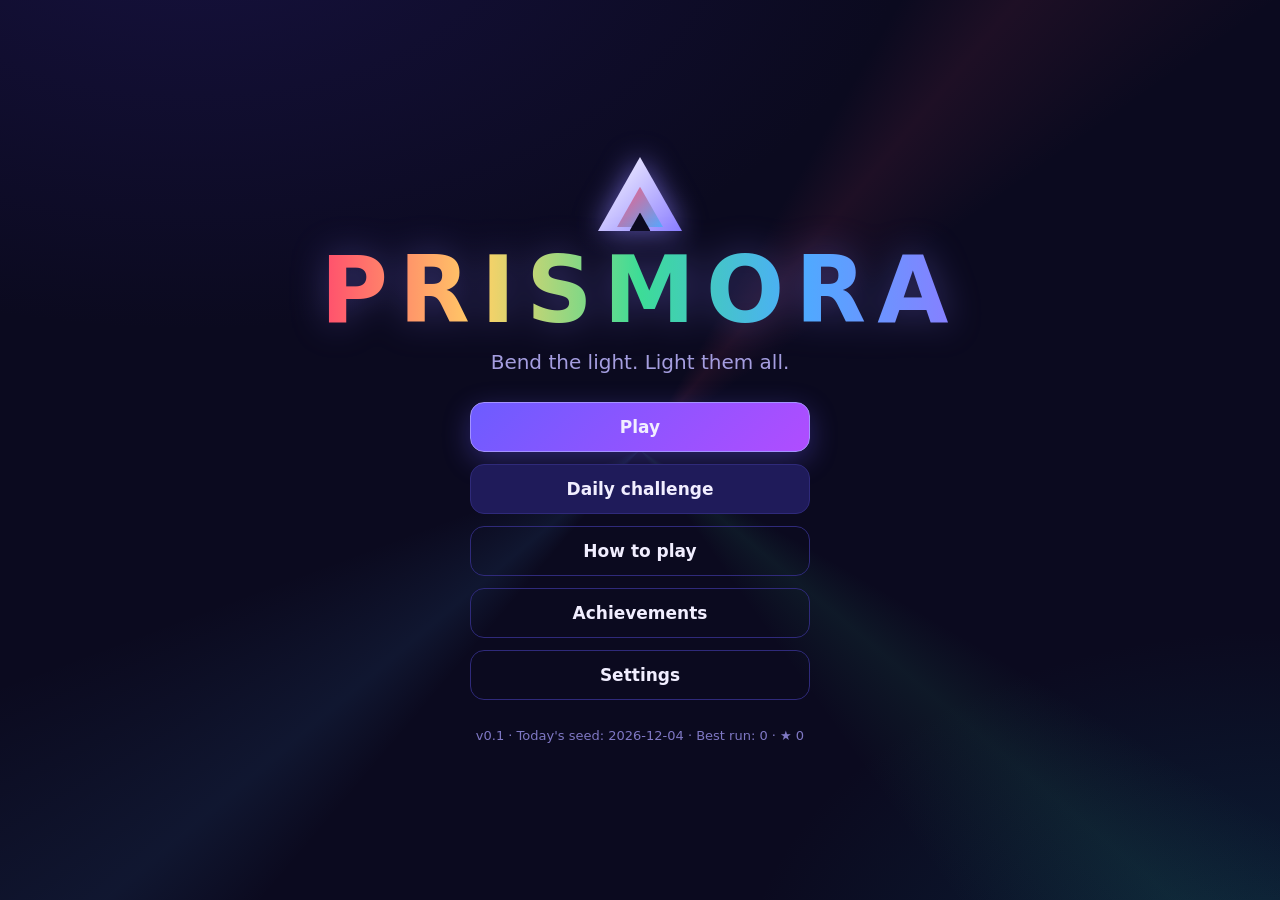
<file: prismora/index.html>
<!doctype html>
<html lang="pt-BR">
<head>
<meta charset="utf-8">
<meta name="viewport" content="width=device-width,initial-scale=1,viewport-fit=cover,user-scalable=no">
<meta name="theme-color" content="#0b0a1f">
<title>PRISMORA — Dobre a luz. Acenda tudo.</title>
<meta name="description" content="Prismora: roguelite de puzzle de luz. Posicione espelhos, prismas e lentes, acenda cristais e quebre as regras com relíquias.">
<link rel="icon" href="data:image/svg+xml,%3Csvg xmlns='http://www.w3.org/2000/svg' viewBox='0 0 32 32'%3E%3Cpath d='M16 3 29 27H3z' fill='%23140f3d' stroke='%238a7dff' stroke-width='2'/%3E%3Cpath d='M16 11 22 22H10z' fill='%23ff4d6d'/%3E%3C/svg%3E">
<link rel="stylesheet" href="css/style.css">
</head>
<body>
<div id="bg" aria-hidden="true"></div>
<div id="app">
  <section id="menu" class="screen">
    <div class="hero">
      <div class="prism-logo" aria-hidden="true"><i></i><i></i><i></i></div>
      <h1 id="m-title">PRISMORA</h1>
      <p id="m-tag" class="tag"></p>
    </div>
    <nav class="menu-btns" id="menu-btns"></nav>
    <p class="foot" id="m-foot"></p>
  </section>

  <section id="game" class="screen hidden">
    <header class="hud">
      <button id="btn-pause" class="icon-btn" aria-label="Menu">☰</button>
      <div class="hud-cell"><span class="lbl" id="l-round"></span><b id="v-round">1</b></div>
      <div class="hud-cell"><span class="lbl" id="l-target"></span><b id="v-target">0</b></div>
      <div class="hud-cell score"><span class="lbl" id="l-score"></span><b id="v-score">0</b></div>
      <div class="hud-cell"><span class="lbl" id="l-lives"></span><b id="v-lives" class="lives"></b></div>
    </header>
    <main class="play">
      <div class="boardwrap"><canvas id="board" aria-label="Tabuleiro"></canvas><div id="hint" class="hint hidden"></div></div>
      <aside class="side">
        <div class="relics" id="relics"></div>
        <div class="tray-title"><span id="l-hand"></span><span id="par" class="par"></span></div>
        <div class="tray" id="tray"></div>
        <div class="actions">
          <button id="btn-clear" class="btn ghost"></button>
          <button id="btn-reroll" class="btn ghost"></button>
          <button id="btn-fire" class="btn fire"></button>
        </div>
      </aside>
    </main>
  </section>
</div>
<div id="modal-root"></div>
<div id="toast-root" aria-live="polite"></div>
<script type="module" src="src/main.js"></script>
</body>
</html>
</file>
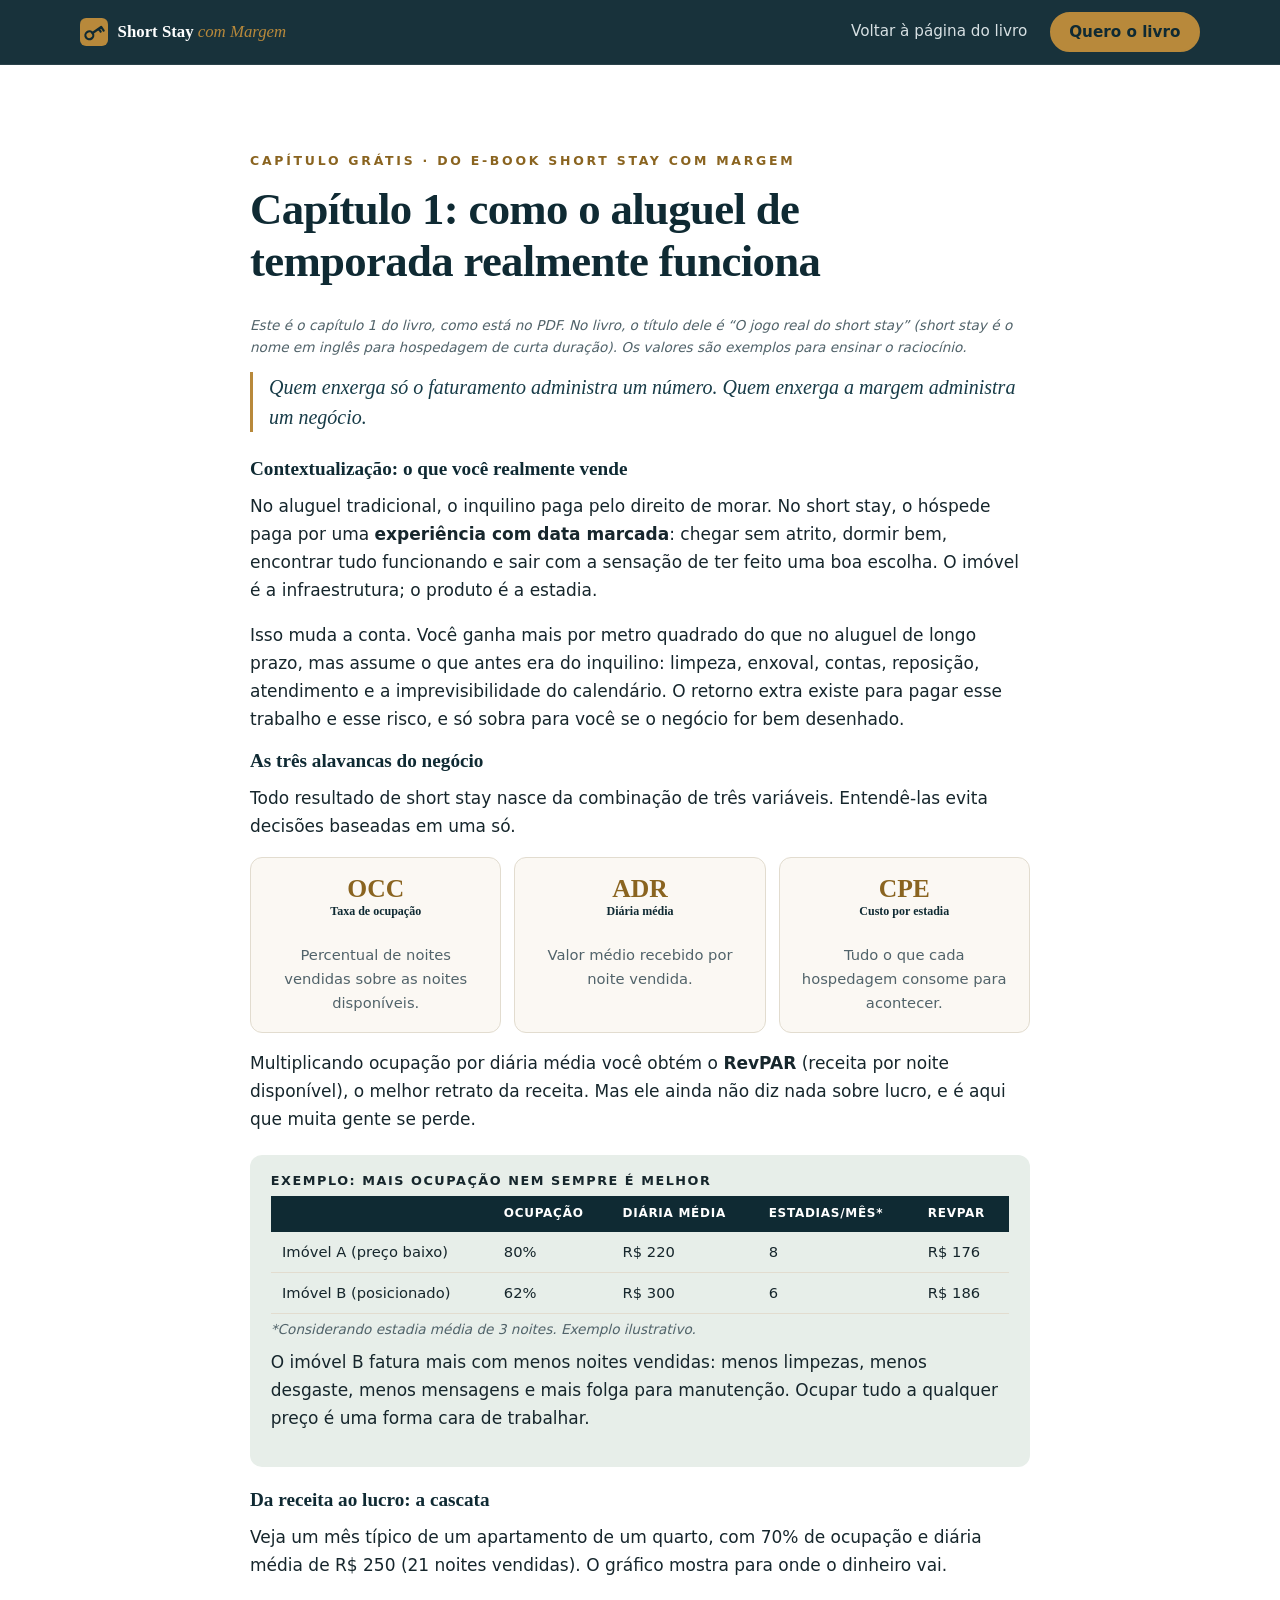
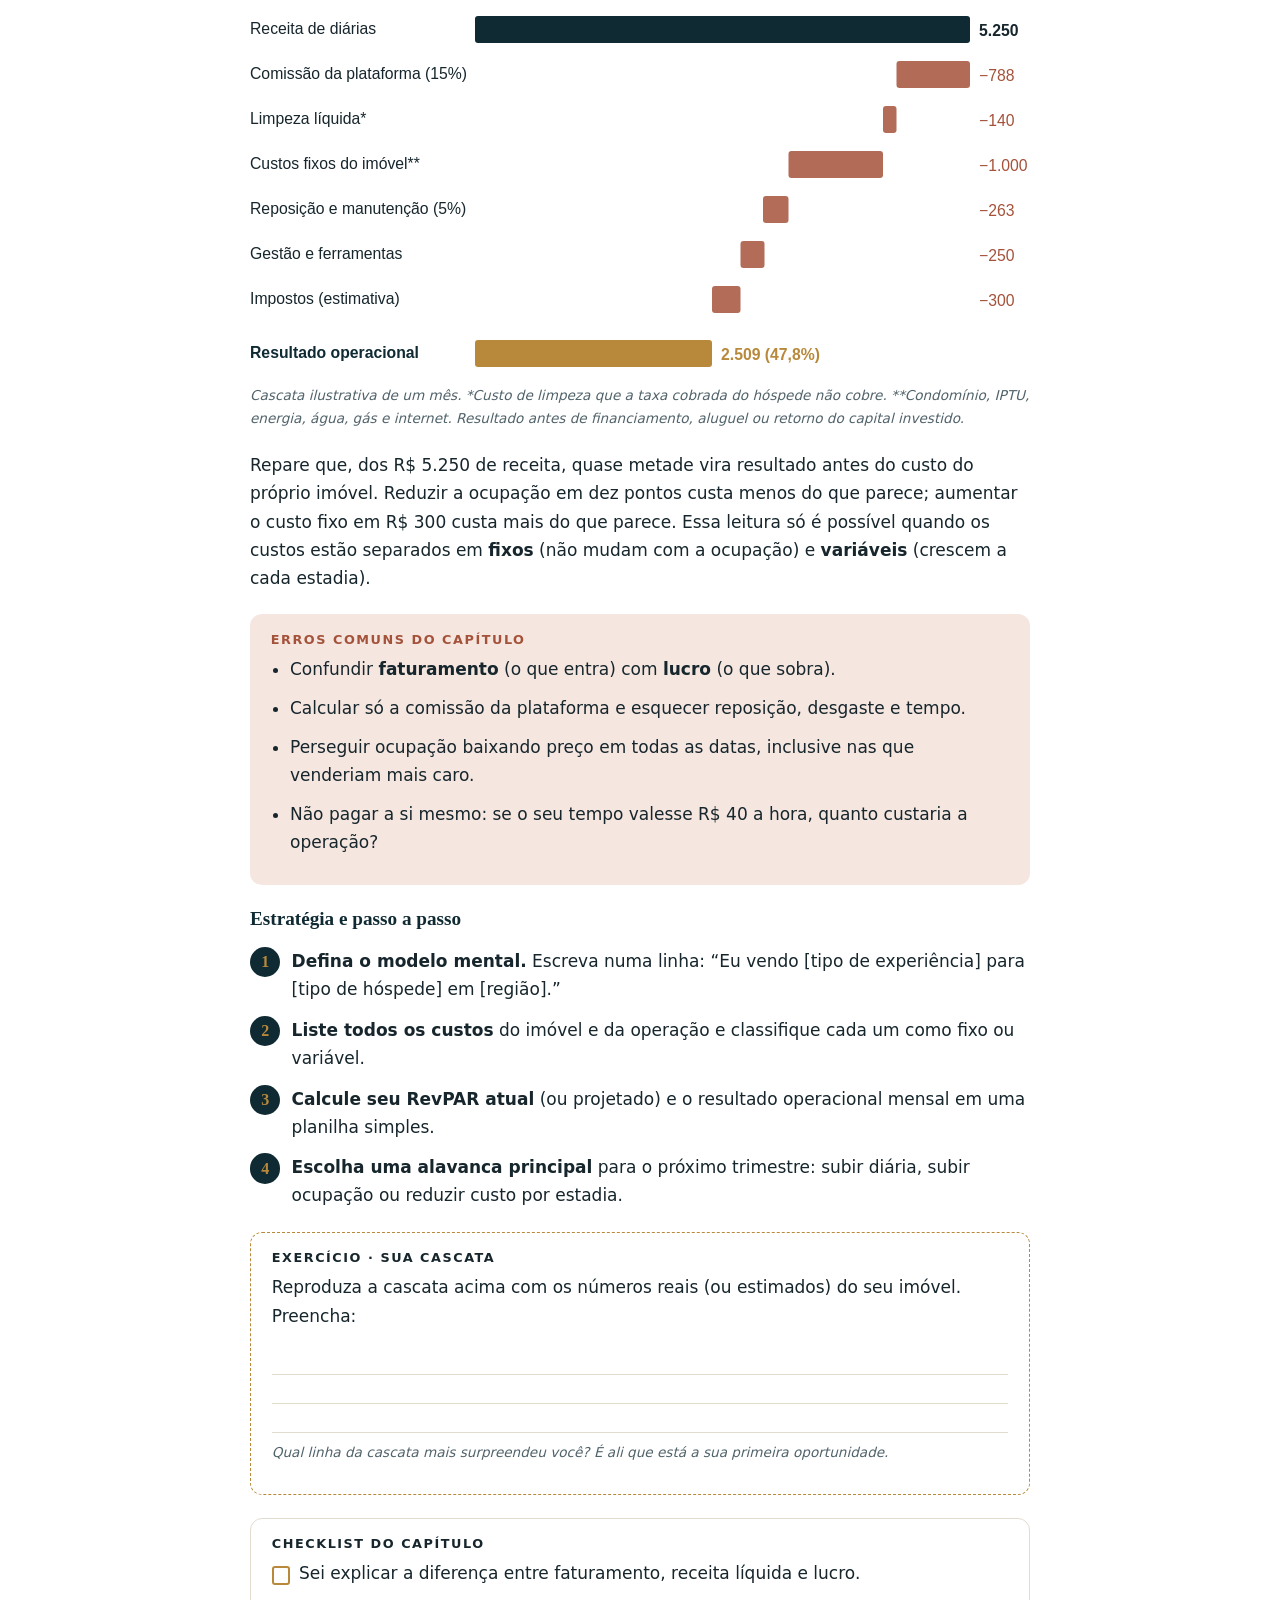
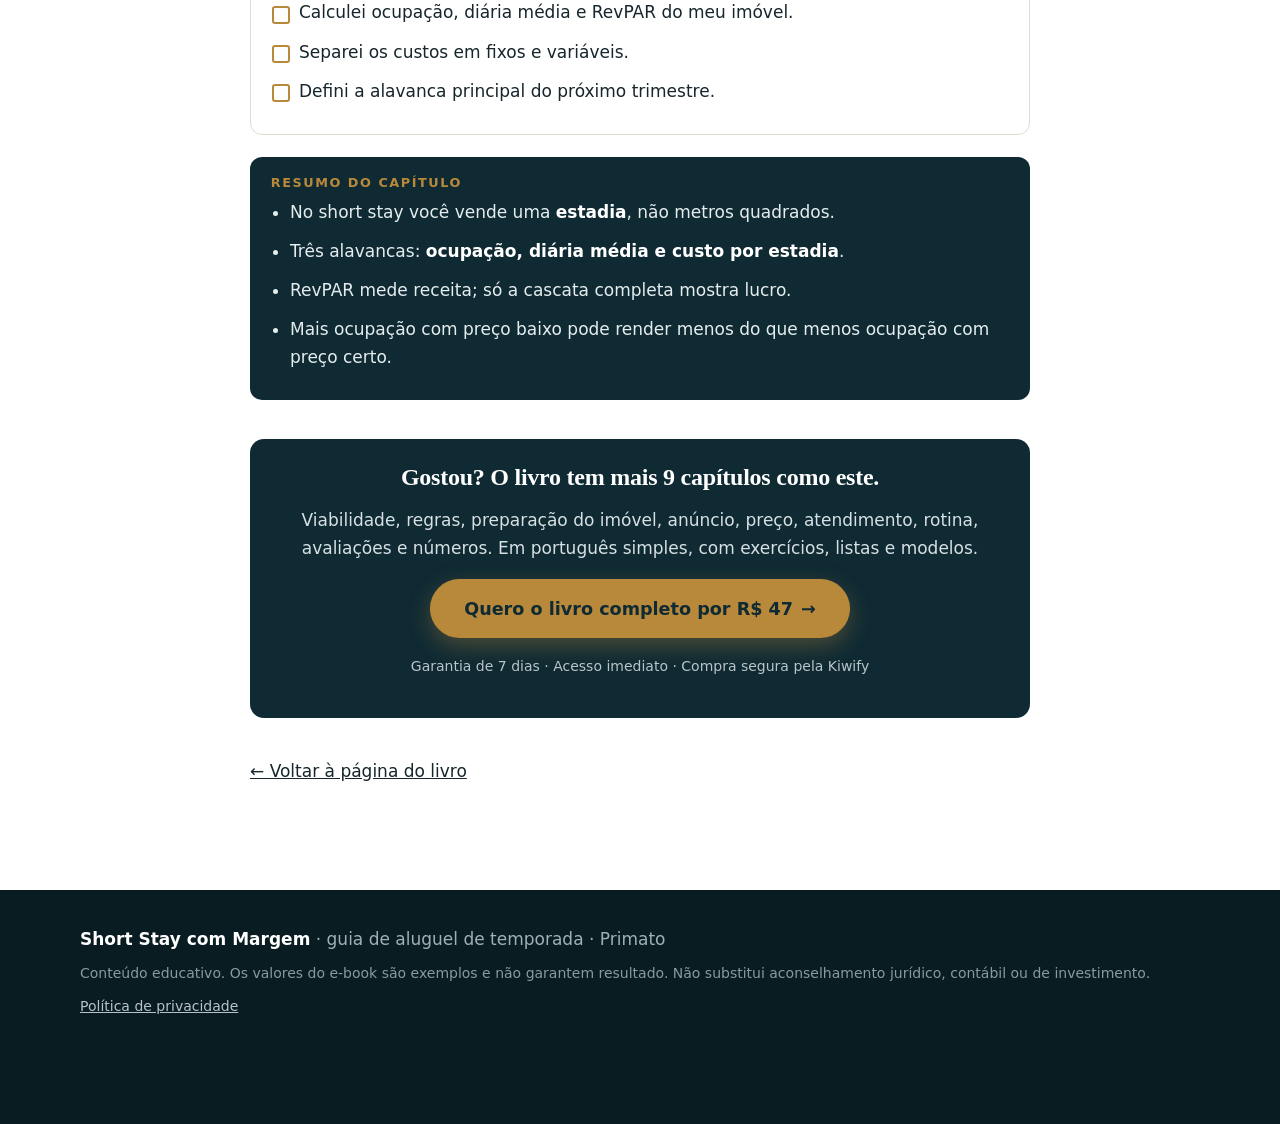
<file: amostra.html>
<!doctype html>
<html lang="pt-BR">
<head>
<meta charset="utf-8">
<script>if(location.hostname.slice(-10)===".github.io"){location.replace("https://rendacomtemporada.pages.dev"+location.pathname.replace("/short-stay-com-margem","")+location.search+location.hash)}</script>
<meta name="viewport" content="width=device-width, initial-scale=1">
<title>Capítulo grátis: como o aluguel de temporada funciona</title>
<meta name="description" content="Leia de graça o capítulo 1 do e-book Short Stay com Margem: de onde vem o dinheiro do aluguel de temporada, para onde ele vai e como calcular o lucro.">
<meta name="robots" content="index, follow, max-image-preview:large">
<link rel="canonical" href="https://rendacomtemporada.pages.dev/amostra">
<link rel="icon" href="favicon/favicon.svg" type="image/svg+xml">
<link rel="icon" href="favicon/favicon-32.png" sizes="32x32" type="image/png">
<link rel="apple-touch-icon" href="favicon/apple-touch-icon.png">
<meta property="og:type" content="article">
<meta property="og:locale" content="pt_BR">
<meta property="og:title" content="Capítulo grátis: como o aluguel de temporada funciona">
<meta property="og:description" content="Leia de graça o capítulo 1 do e-book Short Stay com Margem.">
<meta property="og:url" content="https://rendacomtemporada.pages.dev/amostra">
<meta property="og:image" content="https://rendacomtemporada.pages.dev/assets/images/og-image.jpg">
<meta name="twitter:card" content="summary_large_image">
<link rel="stylesheet" href="style.css">
</head>
<body>
<a class="skip" href="#conteudo">Pular para o conteúdo</a>
<header class="top">
  <div class="wrap top__in">
    <a class="logo" href="./" aria-label="Short Stay com Margem, página inicial">
      <svg width="28" height="28" viewBox="0 0 64 64" aria-hidden="true"><rect width="64" height="64" rx="14" fill="#b8893b"/><g fill="none" stroke="#0f2a33" stroke-width="5" stroke-linecap="round" stroke-linejoin="round" transform="rotate(-35 32 32)"><circle cx="19" cy="32" r="9"/><path d="M28 32H52M45 32v8M52 32v10"/></g></svg>
      <span>Short Stay <em>com Margem</em></span>
    </a>
    <nav class="nav" style="display:flex" aria-label="Principal">
      <a href="./">Voltar à página do livro</a>
      <a class="btn btn--sm" href="https://pay.kiwify.com.br/UiFhUNS" data-buy="amostra-topo">Quero o livro</a>
    </nav>
  </div>
</header>
<main id="conteudo" class="sec sample">
  <div class="wrap narrow">
    <p class="eyebrow eyebrow--dark">Capítulo grátis · do e-book Short Stay com Margem</p>
    <h1 style="font-size:clamp(1.9rem,5vw,2.8rem)">Capítulo 1: como o aluguel de temporada realmente funciona</h1>
    <p class="note">Este é o capítulo 1 do livro, como está no PDF. No livro, o título dele é “O jogo real do short stay” (short stay é o nome em inglês para hospedagem de curta duração). Os valores são exemplos para ensinar o raciocínio.</p>
<p class="lead">Quem enxerga só o faturamento administra um número. Quem enxerga a margem administra um negócio.</p>

<h3>Contextualização: o que você realmente vende</h3>
<p>No aluguel tradicional, o inquilino paga pelo direito de morar. No short stay, o hóspede paga por uma <b>experiência com data marcada</b>: chegar sem atrito, dormir bem, encontrar tudo funcionando e sair com a sensação de ter feito uma boa escolha. O imóvel é a infraestrutura; o produto é a estadia.</p>
<p>Isso muda a conta. Você ganha mais por metro quadrado do que no aluguel de longo prazo, mas assume o que antes era do inquilino: limpeza, enxoval, contas, reposição, atendimento e a imprevisibilidade do calendário. O retorno extra existe para pagar esse trabalho e esse risco, e só sobra para você se o negócio for bem desenhado.</p>

<h3>As três alavancas do negócio</h3>
<p>Todo resultado de short stay nasce da combinação de três variáveis. Entendê-las evita decisões baseadas em uma só.</p>
<div class="three">
  <div class="stat"><b>OCC</b><span><b style="font:700 9pt 'Segoe UI';color:#0f2a33">Taxa de ocupação</b><br>Percentual de noites vendidas sobre as noites disponíveis.</span></div>
  <div class="stat"><b>ADR</b><span><b style="font:700 9pt 'Segoe UI';color:#0f2a33">Diária média</b><br>Valor médio recebido por noite vendida.</span></div>
  <div class="stat"><b>CPE</b><span><b style="font:700 9pt 'Segoe UI';color:#0f2a33">Custo por estadia</b><br>Tudo o que cada hospedagem consome para acontecer.</span></div>
</div>
<p style="margin-top:4mm">Multiplicando ocupação por diária média você obtém o <b>RevPAR</b> (receita por noite disponível), o melhor retrato da receita. Mas ele ainda não diz nada sobre lucro, e é aqui que muita gente se perde.</p>

<div class="box tip"><h4>Exemplo: mais ocupação nem sempre é melhor</h4>
<table style="margin:2mm 0 1mm">
<tr><th></th><th class="n">Ocupação</th><th class="n">Diária média</th><th class="n">Estadias/mês*</th><th class="n">RevPAR</th></tr>
<tr><td>Imóvel A (preço baixo)</td><td class="n">80%</td><td class="n">R$ 220</td><td class="n">8</td><td class="n">R$ 176</td></tr>
<tr><td>Imóvel B (posicionado)</td><td class="n">62%</td><td class="n">R$ 300</td><td class="n">6</td><td class="n">R$ 186</td></tr>
</table>
<p class="note" style="margin:0">*Considerando estadia média de 3 noites. Exemplo ilustrativo.</p>
<p style="margin-top:2mm">O imóvel B fatura mais com menos noites vendidas: menos limpezas, menos desgaste, menos mensagens e mais folga para manutenção. Ocupar tudo a qualquer preço é uma forma cara de trabalhar.</p></div>

<h3>Da receita ao lucro: a cascata</h3>
<p>Veja um mês típico de um apartamento de um quarto, com 70% de ocupação e diária média de R$ 250 (21 noites vendidas). O gráfico mostra para onde o dinheiro vai.</p>
<figure class="fig">
<svg viewBox="0 0 520 250" xmlns="http://www.w3.org/2000/svg" font-family="Segoe UI,Arial" font-size="10.5">
  <!-- scale: 5250 = 330px => 0.0629 px/R$ -->
  <g fill="#16262c">
    <text x="0" y="22">Receita de diárias</text><rect x="150" y="10" width="330" height="18" rx="2" fill="#0f2a33"/><text x="486" y="23" font-weight="700">5.250</text>
    <text x="0" y="52">Comissão da plataforma (15%)</text><rect x="150" y="40" width="49" height="18" rx="2" fill="#a4523a" opacity=".85" transform="translate(281 0)"/><text x="486" y="53" fill="#a4523a">−788</text>
    <text x="0" y="82">Limpeza líquida*</text><rect x="150" y="70" width="9" height="18" rx="2" fill="#a4523a" opacity=".85" transform="translate(272 0)"/><text x="486" y="83" fill="#a4523a">−140</text>
    <text x="0" y="112">Custos fixos do imóvel**</text><rect x="150" y="100" width="63" height="18" rx="2" fill="#a4523a" opacity=".85" transform="translate(209 0)"/><text x="486" y="113" fill="#a4523a">−1.000</text>
    <text x="0" y="142">Reposição e manutenção (5%)</text><rect x="150" y="130" width="17" height="18" rx="2" fill="#a4523a" opacity=".85" transform="translate(192 0)"/><text x="486" y="143" fill="#a4523a">−263</text>
    <text x="0" y="172">Gestão e ferramentas</text><rect x="150" y="160" width="16" height="18" rx="2" fill="#a4523a" opacity=".85" transform="translate(177 0)"/><text x="486" y="173" fill="#a4523a">−250</text>
    <text x="0" y="202">Impostos (estimativa)</text><rect x="150" y="190" width="19" height="18" rx="2" fill="#a4523a" opacity=".85" transform="translate(158 0)"/><text x="486" y="203" fill="#a4523a">−300</text>
    <text x="0" y="238" font-weight="700" fill="#0f2a33">Resultado operacional</text><rect x="150" y="226" width="158" height="18" rx="2" fill="#b8893b"/><text x="314" y="239" font-weight="700" fill="#b8893b">2.509 (47,8%)</text>
  </g>
</svg>
<figcaption>Cascata ilustrativa de um mês. *Custo de limpeza que a taxa cobrada do hóspede não cobre. **Condomínio, IPTU, energia, água, gás e internet. Resultado antes de financiamento, aluguel ou retorno do capital investido.</figcaption>
</figure>
<p>Repare que, dos R$ 5.250 de receita, quase metade vira resultado antes do custo do próprio imóvel. Reduzir a ocupação em dez pontos custa menos do que parece; aumentar o custo fixo em R$ 300 custa mais do que parece. Essa leitura só é possível quando os custos estão separados em <b>fixos</b> (não mudam com a ocupação) e <b>variáveis</b> (crescem a cada estadia).</p>

<div class="box err"><h4>Erros comuns do capítulo</h4>
<ul>
<li>Confundir <b>faturamento</b> (o que entra) com <b>lucro</b> (o que sobra).</li>
<li>Calcular só a comissão da plataforma e esquecer reposição, desgaste e tempo.</li>
<li>Perseguir ocupação baixando preço em todas as datas, inclusive nas que venderiam mais caro.</li>
<li>Não pagar a si mesmo: se o seu tempo valesse R$ 40 a hora, quanto custaria a operação?</li>
</ul></div>

<h3>Estratégia e passo a passo</h3>
<ol class="steps">
<li><b>Defina o modelo mental.</b> Escreva numa linha: “Eu vendo [tipo de experiência] para [tipo de hóspede] em [região].”</li>
<li><b>Liste todos os custos</b> do imóvel e da operação e classifique cada um como fixo ou variável.</li>
<li><b>Calcule seu RevPAR atual</b> (ou projetado) e o resultado operacional mensal em uma planilha simples.</li>
<li><b>Escolha uma alavanca principal</b> para o próximo trimestre: subir diária, subir ocupação ou reduzir custo por estadia.</li>
</ol>

<div class="box ex"><h4>Exercício · Sua cascata</h4>
<p>Reproduza a cascata acima com os números reais (ou estimados) do seu imóvel. Preencha:</p>
<div class="line"></div><div class="line"></div><div class="line"></div>
<p class="note" style="margin-top:2mm">Qual linha da cascata mais surpreendeu você? É ali que está a sua primeira oportunidade.</p></div>

<div class="box check"><h4>Checklist do capítulo</h4><ul>
<li>Sei explicar a diferença entre faturamento, receita líquida e lucro.</li>
<li>Calculei ocupação, diária média e RevPAR do meu imóvel.</li>
<li>Separei os custos em fixos e variáveis.</li>
<li>Defini a alavanca principal do próximo trimestre.</li>
</ul></div>

<div class="box sum"><h4>Resumo do capítulo</h4><ul>
<li>No short stay você vende uma <b>estadia</b>, não metros quadrados.</li>
<li>Três alavancas: <b>ocupação, diária média e custo por estadia</b>.</li>
<li>RevPAR mede receita; só a cascata completa mostra lucro.</li>
<li>Mais ocupação com preço baixo pode render menos do que menos ocupação com preço certo.</li>
</ul></div>

    <div class="cta-box">
      <h2>Gostou? O livro tem mais 9 capítulos como este.</h2>
      <p>Viabilidade, regras, preparação do imóvel, anúncio, preço, atendimento, rotina, avaliações e números. Em português simples, com exercícios, listas e modelos.</p>
      <p><a class="btn btn--lg" href="https://pay.kiwify.com.br/UiFhUNS" data-buy="amostra-final">Quero o livro completo por R$ 47 <span aria-hidden="true">→</span></a></p>
      <p class="small">Garantia de 7 dias · Acesso imediato · Compra segura pela Kiwify</p>
    </div>
    <p><a href="./">← Voltar à página do livro</a></p>
  </div>
</main>
<footer class="foot">
  <div class="wrap foot__in">
    <p><strong>Short Stay com Margem</strong> · guia de aluguel de temporada · Primato</p>
    <p class="small">Conteúdo educativo. Os valores do e-book são exemplos e não garantem resultado. Não substitui aconselhamento jurídico, contábil ou de investimento.</p>
    <p class="small"><a href="privacidade">Política de privacidade</a></p>
  </div>
</footer>
<script src="script.js" defer></script>
</body>
</html>
</file>
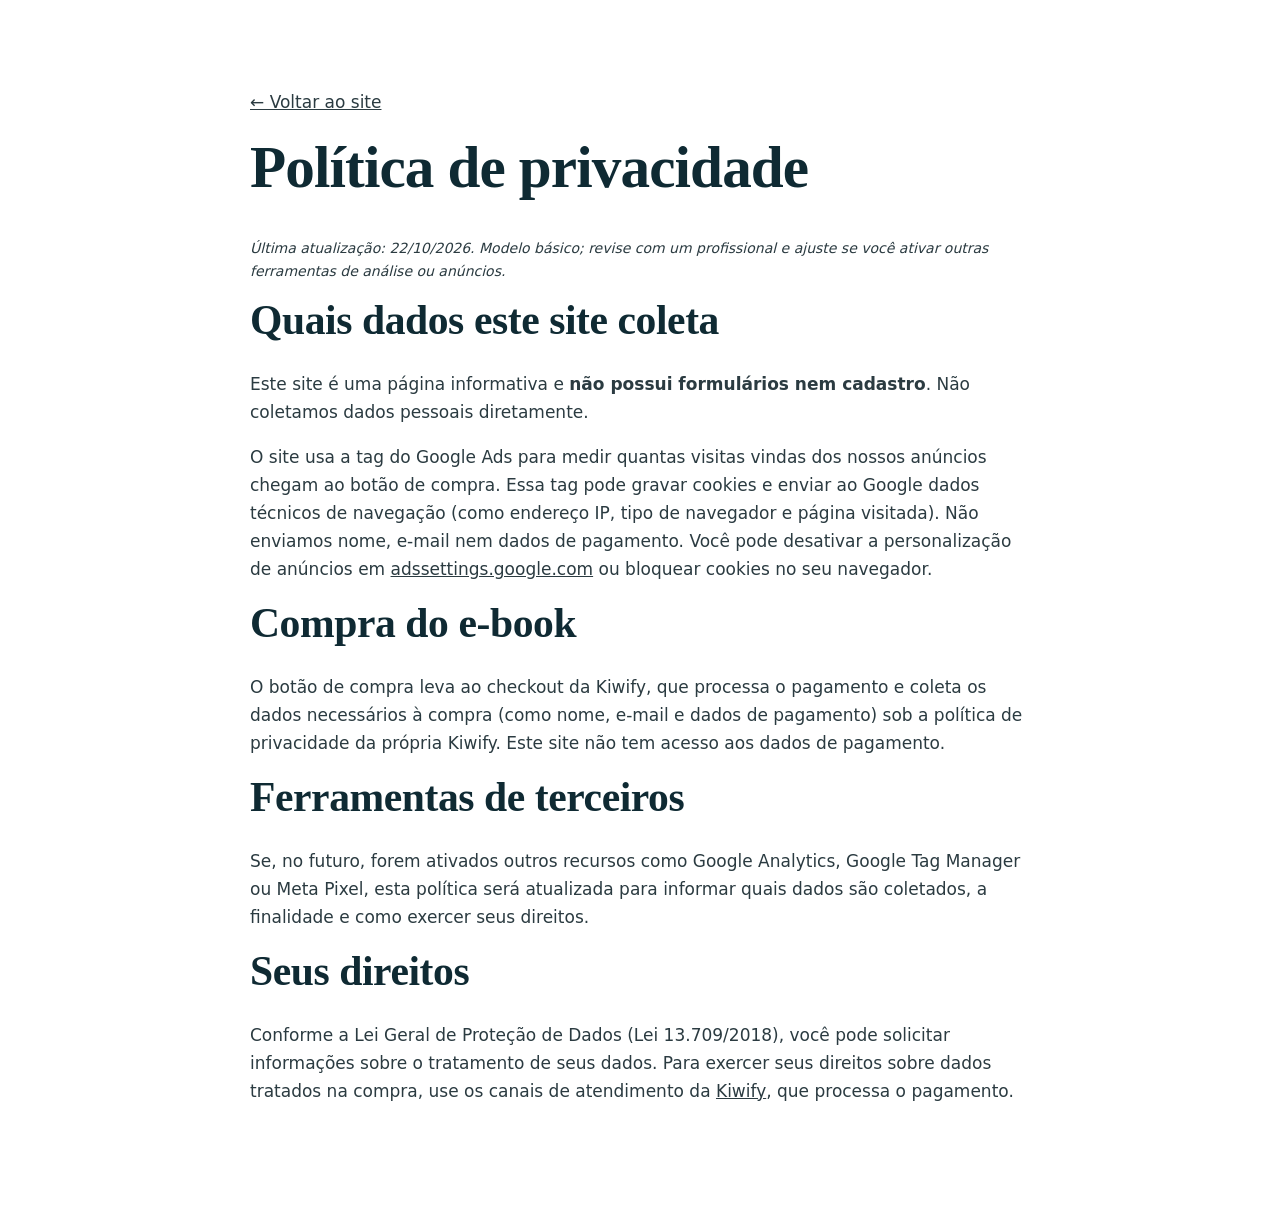
<file: privacidade.html>
<!doctype html>
<html lang="pt-BR">
<head>
<meta charset="utf-8">
<script>if(location.hostname.slice(-10)===".github.io"){location.replace("https://rendacomtemporada.pages.dev"+location.pathname.replace("/short-stay-com-margem","")+location.search+location.hash)}</script>
<meta name="viewport" content="width=device-width, initial-scale=1">
<title>Política de privacidade | Short Stay com Margem</title>
<meta name="description" content="Como o site do e-book Short Stay com Margem trata dados pessoais.">
<meta name="robots" content="noindex, follow">
<link rel="canonical" href="https://rendacomtemporada.pages.dev/privacidade">
<link rel="icon" href="favicon/favicon.svg" type="image/svg+xml">
<link rel="stylesheet" href="style.css">
</head>
<body>
<main class="sec">
  <div class="wrap narrow prose">
    <p><a href="./">← Voltar ao site</a></p>
    <h1>Política de privacidade</h1>
    <p class="note">Última atualização: 22/10/2026. Modelo básico; revise com um profissional e ajuste se você ativar outras ferramentas de análise ou anúncios.</p>
    <h2>Quais dados este site coleta</h2>
    <p>Este site é uma página informativa e <strong>não possui formulários nem cadastro</strong>. Não coletamos dados pessoais diretamente.</p>
    <p>O site usa a tag do Google Ads para medir quantas visitas vindas dos nossos anúncios chegam ao botão de compra. Essa tag pode gravar cookies e enviar ao Google dados técnicos de navegação (como endereço IP, tipo de navegador e página visitada). Não enviamos nome, e-mail nem dados de pagamento. Você pode desativar a personalização de anúncios em <a href="https://adssettings.google.com" rel="noopener">adssettings.google.com</a> ou bloquear cookies no seu navegador.</p>
    <h2>Compra do e-book</h2>
    <p>O botão de compra leva ao checkout da Kiwify, que processa o pagamento e coleta os dados necessários à compra (como nome, e-mail e dados de pagamento) sob a política de privacidade da própria Kiwify. Este site não tem acesso aos dados de pagamento.</p>
    <h2>Ferramentas de terceiros</h2>
    <p>Se, no futuro, forem ativados outros recursos como Google Analytics, Google Tag Manager ou Meta Pixel, esta política será atualizada para informar quais dados são coletados, a finalidade e como exercer seus direitos.</p>
    <h2>Seus direitos</h2>
    <p>Conforme a Lei Geral de Proteção de Dados (Lei 13.709/2018), você pode solicitar informações sobre o tratamento de seus dados. Para exercer seus direitos sobre dados tratados na compra, use os canais de atendimento da <a href="https://kiwify.com.br" rel="noopener">Kiwify</a>, que processa o pagamento.</p>
  </div>
</main>
</body>
</html>
</file>
<file: style.css>
:root{
  --ink:#16262c; --petrol:#0f2a33; --petrol2:#173b47; --brass:#b8893b; --brass-d:#8a6420; --brass-l:#e8d5ad;
  --paper:#fbf8f3; --sage:#e7eee9; --line:#e2dccf; --mute:#51636a; --white:#fff;
  --serif:Georgia,"Times New Roman",serif; --sans:system-ui,-apple-system,"Segoe UI",Roboto,Arial,sans-serif;
  --r:14px; --shadow:0 10px 30px rgba(15,42,51,.10);
}
*{box-sizing:border-box}
html{scroll-behavior:smooth;scroll-padding-top:76px;-webkit-text-size-adjust:100%}
body{margin:0;font:400 1.0625rem/1.65 var(--sans);color:var(--ink);background:#fff;overflow-x:hidden}
img{max-width:100%;height:auto;display:block}
h1,h2,h3{font-family:var(--serif);color:var(--petrol);line-height:1.15;margin:0 0 .6em;text-wrap:balance}
h1{font-size:clamp(2.1rem,6vw,3.7rem);letter-spacing:-.015em}
h2{font-size:clamp(1.7rem,4vw,2.6rem);letter-spacing:-.01em}
h3{font-size:1.2rem}
p{margin:0 0 1em}
a{color:inherit}
:focus-visible{outline:3px solid var(--brass);outline-offset:3px;border-radius:4px}
.skip{position:absolute;left:-999px;top:8px;background:#fff;color:var(--petrol);padding:10px 14px;z-index:100;border-radius:8px}
.skip:focus{left:8px}
.wrap{width:min(1120px,100% - 2.5rem);margin-inline:auto}
.narrow{width:min(780px,100% - 2.5rem)}
.center{text-align:center}
.small{font-size:.875rem;opacity:.85}
.note{font-size:.875rem;color:var(--mute);font-style:italic}

/* header */
.top{position:sticky;top:0;z-index:50;background:rgba(15,42,51,.96);backdrop-filter:saturate(1.2) blur(8px);border-bottom:1px solid rgba(255,255,255,.08)}
.top__in{display:flex;align-items:center;justify-content:space-between;height:64px;gap:1rem}
.logo{display:flex;align-items:center;gap:.6rem;text-decoration:none;color:#fff;font:700 1.05rem var(--serif)}
.logo em{color:var(--brass);font-weight:400}
.nav{display:flex;align-items:center;gap:1.4rem}
.nav a{color:#d7e0e3;text-decoration:none;font-size:.95rem}
.nav a:hover{color:#fff}
.nav .btn{color:var(--petrol)}
.menu-btn{display:none;background:none;border:0;padding:12px;cursor:pointer}
.menu-btn span{display:block;width:24px;height:2px;background:#fff;margin:5px 0;transition:.2s}

/* buttons */
.btn{display:inline-flex;align-items:center;justify-content:center;gap:.5rem;background:var(--brass);color:var(--petrol);font:700 1rem var(--sans);text-decoration:none;padding:.95rem 1.6rem;border-radius:999px;border:2px solid var(--brass);box-shadow:0 8px 22px rgba(184,137,59,.35);transition:transform .15s,box-shadow .15s,background .15s;min-height:48px}
.btn:hover{background:#c99a47;transform:translateY(-2px);box-shadow:0 12px 28px rgba(184,137,59,.45)}
.btn--lg{font-size:1.1rem;padding:1.1rem 2rem}
.btn--sm{padding:.55rem 1.1rem;font-size:.9rem;min-height:40px;box-shadow:none}
.btn--block{display:flex;width:100%}
.link-arrow{color:#fff;font-weight:600;text-decoration:underline;text-underline-offset:4px;text-decoration-color:var(--brass)}
.link-arrow--dark{color:var(--petrol)}

/* hero */
.hero{background:radial-gradient(1100px 500px at 85% 20%,rgba(184,137,59,.18),transparent 60%),var(--petrol);color:#e6edef;padding:clamp(2.5rem,7vw,5.5rem) 0 clamp(2.5rem,6vw,4.5rem);overflow:hidden}
.hero__in{display:grid;grid-template-columns:1.15fr .85fr;gap:3rem;align-items:center}
.hero h1{color:#fff}
.hero h1 span{color:var(--brass);font-style:italic;font-weight:400}
.eyebrow{font:700 .78rem var(--sans);letter-spacing:.22em;text-transform:uppercase;color:var(--brass);margin-bottom:1rem}
.eyebrow--dark{color:var(--brass-d)}
.lead{font:italic 1.25rem/1.55 var(--serif);color:#d7e0e3}
.lead strong{color:#fff;font-style:normal}
.lead--dark{color:var(--petrol2)}
.ticks{list-style:none;padding:0;margin:1.4rem 0 1.8rem}
.ticks li{position:relative;padding-left:1.9rem;margin-bottom:.6rem}
.ticks li::before{content:"";position:absolute;left:0;top:.45em;width:.9rem;height:.5rem;border-left:3px solid var(--brass);border-bottom:3px solid var(--brass);transform:rotate(-45deg)}
.cta-row{display:flex;flex-wrap:wrap;align-items:center;gap:1.2rem 1.6rem}
.trust{list-style:none;display:flex;flex-wrap:wrap;gap:.6rem 1.4rem;padding:1.4rem 0 0;margin:1.6rem 0 0;border-top:1px solid rgba(255,255,255,.14);font-size:.9rem;color:#b9c7cc}
.trust b{color:#fff}
.hero__img{display:flex;justify-content:center;perspective:1200px}
.book{position:relative;width:min(380px,70vw);transform:rotateY(-16deg) rotateX(3deg);transform-style:preserve-3d;transition:transform .5s}
.book:hover{transform:rotateY(-6deg) rotateX(1deg)}
.book::before{content:"";position:absolute;left:-14px;top:3%;bottom:3%;width:16px;background:linear-gradient(90deg,#06161b,#173b47);transform:rotateY(-70deg);transform-origin:right;border-radius:3px 0 0 3px}
.book img{border-radius:4px 8px 8px 4px;box-shadow:-18px 24px 50px rgba(0,0,0,.55),0 2px 0 rgba(255,255,255,.08) inset;width:100%}

/* sections */
.sec{padding:clamp(3rem,7vw,5.5rem) 0}
.sec--paper{background:var(--paper)}
.sec--dark{background:var(--petrol);color:#d7e0e3}
.sec--dark h2,.sec--dark h3{color:#fff}
.sec--dark .lead{color:#d7e0e3}
.sec[hidden]{display:none}

/* problem */
.pain{list-style:none;padding:0;margin:2rem 0}
.pain li{background:#fff;border:1px solid var(--line);border-left:4px solid var(--brass);border-radius:var(--r);padding:1.2rem 1.4rem;margin-bottom:1rem}
.pain h3{font-size:1.15rem;margin-bottom:.4em}
.pain p{margin:0;color:var(--mute)}
.punch{font:1.35rem/1.45 var(--serif);color:var(--petrol);border-top:2px solid var(--brass);padding-top:1.4rem;margin-top:2rem}

/* método */
.chave{list-style:none;padding:0;margin:2.4rem 0;display:grid;grid-template-columns:repeat(5,1fr);gap:1rem}
.chave li{background:var(--petrol2);border:1px solid rgba(255,255,255,.1);border-radius:var(--r);padding:1.4rem 1.1rem}
.chave__l{display:grid;place-items:center;width:52px;height:52px;border-radius:50%;background:var(--petrol);border:2px solid var(--brass);color:var(--brass);font:700 1.6rem var(--serif);margin-bottom:1rem}
.chave__l--on{background:var(--brass);color:var(--petrol)}
.chave p{font-size:.95rem;margin:0;color:#c3d0d4}
.who{max-width:70ch;color:#c3d0d4}

/* cards */
.cards{display:grid;grid-template-columns:repeat(3,1fr);gap:1.2rem;margin:2.2rem 0}
.cards--2{grid-template-columns:repeat(2,1fr)}
.card{background:#fff;border:1px solid var(--line);border-radius:var(--r);padding:1.6rem;box-shadow:var(--shadow);position:relative;transition:transform .2s,box-shadow .2s}
.card:hover{transform:translateY(-3px);box-shadow:0 16px 40px rgba(15,42,51,.14)}
.card__n{font:700 .9rem var(--serif);color:var(--brass-d);letter-spacing:.1em}
.card p{color:var(--mute);margin-bottom:.8em}
.card__r{color:var(--petrol)!important;background:var(--sage);padding:.7rem .9rem;border-radius:10px;font-size:.95rem;margin:1rem 0 0!important}
.quote blockquote{margin:0}

/* chapters */
.chapters{display:grid;gap:.7rem;margin:2rem 0}
.chap,.faq details{background:#fff;border:1px solid var(--line);border-radius:12px;padding:0 1.2rem}
.chap summary,.faq summary{cursor:pointer;list-style:none;padding:1.05rem 0;font:700 1.08rem var(--serif);color:var(--petrol);display:flex;align-items:center;gap:.9rem}
.chap summary::-webkit-details-marker,.faq summary::-webkit-details-marker{display:none}
.chap summary span{font:700 .9rem var(--sans);color:var(--brass-d);min-width:1.8rem}
.chap summary i{margin-left:auto;font:700 .85rem var(--serif);font-style:normal;background:var(--petrol);color:var(--brass);width:26px;height:26px;border-radius:50%;display:grid;place-items:center;flex:none}
.chap summary::after,.faq summary::after{content:"+";margin-left:.6rem;font:400 1.5rem var(--sans);color:var(--brass-d);flex:none}
.chap summary:not(:has(i))::after{margin-left:auto}
.chap[open] summary::after,.faq details[open] summary::after{content:"–"}
.chap p,.faq p{color:var(--mute)}
.chap__l{background:var(--sage);padding:.7rem .9rem;border-radius:10px;color:var(--petrol)!important;font-size:.95rem;margin-bottom:1.1rem}

/* gallery */
.gallery{display:grid;grid-template-columns:repeat(3,1fr);gap:1.4rem;margin:2.2rem 0}
.gallery figure{margin:0}
.gallery img{border-radius:8px;box-shadow:0 14px 36px rgba(0,0,0,.4);width:100%;background:#fff}
.gallery figcaption{font-size:.9rem;color:#b9c7cc;margin-top:.6rem;text-align:center}

/* offer */
.offer{background:radial-gradient(900px 400px at 15% 30%,rgba(184,137,59,.2),transparent 60%),var(--petrol)}
.offer__in{display:grid;grid-template-columns:.8fr 1.2fr;gap:3rem;align-items:center}
.offer__img img{width:min(320px,70vw);margin-inline:auto;border-radius:4px 8px 8px 4px;box-shadow:-14px 20px 44px rgba(0,0,0,.5)}
.offer__box{background:#fff;color:var(--ink);border-radius:20px;padding:clamp(1.5rem,4vw,2.4rem);box-shadow:0 30px 60px rgba(0,0,0,.4)}
.offer__box h2{color:var(--petrol)}
.offer__box .eyebrow{color:var(--brass-d)}
.price{display:grid;margin:0 0 1.2rem}
.price__lbl{font:700 .8rem var(--sans);letter-spacing:.14em;text-transform:uppercase;color:var(--brass-d)}
.price__v{font:700 3.6rem/1.05 var(--serif);color:var(--petrol)}
.price__v small{font-size:1.5rem;font-weight:400}
.price__sub{color:var(--mute);font-size:.95rem}
.incl{list-style:none;padding:0;margin:0 0 1.4rem}
.incl li{position:relative;padding:.5rem 0 .5rem 1.9rem;border-bottom:1px solid var(--line)}
.incl li::before{content:"";position:absolute;left:.15rem;top:.9rem;width:.85rem;height:.45rem;border-left:3px solid var(--brass-d);border-bottom:3px solid var(--brass-d);transform:rotate(-45deg)}
.offer__box .small{margin:1rem 0 0;color:var(--mute);text-align:center}

/* prose */
.prose h3{margin-top:1.8rem}
.prose p{color:#2b3b41}

/* final */
.final{background:var(--petrol);color:#d7e0e3;padding:clamp(3rem,7vw,5rem) 0}
.final h2{color:#fff}
.final .small{margin-top:1rem}

/* footer */
.foot{background:#091c22;color:#9fb0b6;padding:2.2rem 0 6rem}
.foot p{margin:0 0 .6rem}
.foot strong{color:#fff}
.foot a{color:#d7e0e3}

/* sticky mobile CTA */
.sticky{display:none}

/* reveal */
.rv{opacity:0;transform:translateY(18px);transition:opacity .6s,transform .6s}
.rv.in{opacity:1;transform:none}
@media (prefers-reduced-motion:reduce){
  html{scroll-behavior:auto}
  *,*::before,*::after{transition:none!important;animation:none!important}
  .rv{opacity:1;transform:none}
  .book{transform:none}
}

/* responsive */
@media (max-width:960px){
  .hero__in,.offer__in{grid-template-columns:1fr;gap:2rem}
  .chave{grid-template-columns:1fr 1fr}
  .cards{grid-template-columns:1fr 1fr}
  .gallery{grid-template-columns:1fr 1fr}
}
@media (max-width:700px){
  body{font-size:1.04rem}
  .menu-btn{display:block}
  .nav{position:absolute;left:0;right:0;top:64px;background:var(--petrol);flex-direction:column;align-items:stretch;gap:0;padding:.5rem 1.25rem 1.2rem;border-bottom:1px solid rgba(255,255,255,.1);display:none}
  .nav.open{display:flex}
  .nav a{padding:.9rem 0;border-bottom:1px solid rgba(255,255,255,.08);font-size:1.05rem}
  .nav .btn{margin-top:.9rem;text-align:center;justify-content:center;border:2px solid var(--brass)}
  .menu-btn[aria-expanded="true"] span:nth-child(1){transform:translateY(7px) rotate(45deg)}
  .menu-btn[aria-expanded="true"] span:nth-child(2){opacity:0}
  .menu-btn[aria-expanded="true"] span:nth-child(3){transform:translateY(-7px) rotate(-45deg)}
  .cards,.cards--2,.chave,.gallery{grid-template-columns:1fr}
  .gallery{grid-template-columns:1fr 1fr;gap:.9rem}
  .book{transform:rotateY(-10deg);width:min(240px,58vw)}
  .hero{padding-top:1.8rem}
  .btn--lg{width:100%;font-size:1.05rem}
  .cta-row{flex-direction:column;align-items:stretch;text-align:center}
  .lead{font-size:1.12rem}
  .sticky{display:block;position:fixed;left:0;right:0;bottom:0;z-index:60;padding:.7rem 1rem calc(.7rem + env(safe-area-inset-bottom));background:rgba(15,42,51,.97);border-top:1px solid rgba(255,255,255,.12);transform:translateY(110%);transition:transform .3s}
  .sticky.show{transform:none}
}

/* ---- v2: comparação, ícones, para quem é ---- */
.sr{position:absolute;width:1px;height:1px;overflow:hidden;clip:rect(0 0 0 0);white-space:nowrap}
.tablewrap{overflow-x:auto;margin:1.6rem 0;border:1px solid var(--line);border-radius:var(--r);background:#fff}
.cmp{width:100%;border-collapse:collapse;font-size:.98rem;min-width:520px}
.cmp th,.cmp td{padding:.85rem 1rem;text-align:left;vertical-align:top;border-bottom:1px solid var(--line)}
.cmp thead th{background:var(--petrol);color:#fff;font:700 .85rem var(--sans);letter-spacing:.06em;text-transform:uppercase}
.cmp tbody th{font-weight:700;color:var(--petrol);width:28%}
.cmp tbody tr:last-child th,.cmp tbody tr:last-child td{border-bottom:0}
.cmp tbody tr:nth-child(even){background:var(--paper)}
.ico{width:34px;height:34px;fill:none;stroke:var(--brass-d);stroke-width:1.8;stroke-linecap:round;stroke-linejoin:round;margin-bottom:.8rem}
.two{display:grid;grid-template-columns:1fr 1fr;gap:1.4rem;margin-top:2rem}
.box{border-radius:var(--r);padding:1.6rem}
.box h3{margin-top:0}
.box ul{margin:0;padding-left:1.2rem}
.box li{margin-bottom:.7rem}
.box--yes{background:var(--sage);border:1px solid #c9d8cf}
.box--no{background:#fff;border:1px solid var(--line)}
.box--no li::marker{color:#a4523a}
.box--yes li::marker{color:var(--brass-d)}
@media (max-width:700px){.two{grid-template-columns:1fr}}

/* ---- v3: fatos, como funciona, tabela empilhada, amostra ---- */
.btn--ghost{background:transparent;color:var(--petrol);border-color:var(--petrol);box-shadow:none}
.sec--dark .btn--ghost{color:#fff;border-color:rgba(255,255,255,.5)}
.btn--ghost:hover{background:var(--petrol);color:#fff;border-color:var(--petrol)}
.sec--dark .btn--ghost:hover{background:#fff;color:var(--petrol)}
.center .btn+.btn{margin-left:.6rem}
.facts{background:var(--paper);border-bottom:1px solid var(--line)}
.facts__in{display:grid;grid-template-columns:repeat(5,1fr);gap:1rem;padding:1.4rem 0}
.facts__in div{text-align:center}
.facts__in b{display:block;font:700 2rem/1 var(--serif);color:var(--brass-d)}
.facts__in span{font-size:.9rem;color:var(--mute);line-height:1.3;display:block;margin-top:.3rem}
.how{list-style:none;padding:0;margin:2rem 0}
.how li{display:flex;gap:1.1rem;align-items:flex-start;background:#fff;border:1px solid var(--line);border-radius:var(--r);padding:1.2rem 1.3rem;margin-bottom:.9rem}
.how li>span{flex:none;width:2.4rem;height:2.4rem;border-radius:50%;background:var(--petrol);color:var(--brass);font:700 1.2rem var(--serif);display:grid;place-items:center}
.how h3{margin:0 0 .25rem;font-size:1.1rem}
.how p{margin:0;color:var(--mute)}
.how__g{background:var(--sage);border-radius:var(--r);padding:1rem 1.2rem}
@media (max-width:700px){
  .facts__in{grid-template-columns:repeat(2,1fr)}
  .facts__in div:last-child{grid-column:1/-1}
  .center .btn+.btn{margin:.7rem 0 0}
  .center .btn{width:100%}
  .tablewrap{border:0;background:transparent;overflow:visible}
  .cmp{min-width:0;display:block}
  .cmp thead{display:none}
  .cmp tbody,.cmp tr{display:block}
  .cmp tr{background:#fff;border:1px solid var(--line);border-radius:var(--r);margin-bottom:.9rem;overflow:hidden}
  .cmp tbody tr:nth-child(even){background:#fff}
  .cmp tbody th{display:block;width:auto;background:var(--sage);padding:.7rem 1rem;border-bottom:0}
  .cmp td{display:block;border-bottom:0;padding:.55rem 1rem}
  .cmp td::before{content:attr(data-label);display:block;font:700 .72rem var(--sans);letter-spacing:.08em;text-transform:uppercase;color:var(--brass-d);margin-bottom:.1rem}
  .cmp tbody tr:last-child th,.cmp tbody tr:last-child td{border-bottom:0}
}
/* página de amostra (capítulo do livro) */
.sample .lead{font:italic 1.25rem/1.5 var(--serif);color:var(--petrol2);border-left:3px solid var(--brass);padding-left:1rem;margin:0 0 1.6rem}
.sample .three{display:grid;grid-template-columns:repeat(3,1fr);gap:.8rem;margin:1rem 0}
.sample .stat{background:var(--paper);border:1px solid var(--line);border-radius:12px;padding:1rem;text-align:center;font-size:.92rem;color:var(--mute)}
.sample .stat b{display:block;font:700 1.6rem var(--serif);color:var(--brass-d)}
.sample .box{border-radius:12px;padding:1.1rem 1.3rem;margin:1.4rem 0}
.sample .box h4{margin:0 0 .5rem;font:700 .8rem var(--sans);letter-spacing:.12em;text-transform:uppercase}
.sample .tip{background:var(--sage)} .sample .err{background:#f5e6e0}.sample .err h4{color:#a4523a}
.sample .ex{border:1.5px dashed var(--brass)}.sample .check{border:1px solid var(--line)}
.sample .sum{background:var(--petrol);color:#e6edef}.sample .sum h4{color:var(--brass)}.sample .sum b{color:#fff}
.sample .line{border-bottom:1px solid var(--line);height:1.8rem}
.sample .check ul{list-style:none;padding:0}.sample .check li{position:relative;padding-left:1.7rem}
.sample .check li::before{content:"";position:absolute;left:0;top:.45rem;width:.9rem;height:.9rem;border:2px solid var(--brass);border-radius:3px}
.sample .steps{counter-reset:s;list-style:none;padding:0}
.sample .steps li{counter-increment:s;position:relative;padding-left:2.6rem;margin-bottom:.8rem}
.sample .steps li::before{content:counter(s);position:absolute;left:0;top:0;width:1.9rem;height:1.9rem;border-radius:50%;background:var(--petrol);color:var(--brass);font:700 1rem var(--serif);display:grid;place-items:center}
.sample table{width:100%;border-collapse:collapse;font-size:.92rem}
.sample th{background:var(--petrol);color:#fff;text-align:left;padding:.5rem .7rem;font-size:.75rem;letter-spacing:.06em;text-transform:uppercase}
.sample td{padding:.5rem .7rem;border-bottom:1px solid var(--line)}
.sample .fig{margin:1.4rem 0}.sample .fig svg{width:100%;height:auto}.sample .fig figcaption{font-size:.85rem;color:var(--mute);font-style:italic}
.sample .note{font-size:.85rem;color:var(--mute);font-style:italic}
.sample .cta-box{background:var(--petrol);color:#d7e0e3;border-radius:var(--r);padding:1.6rem;margin:2.4rem 0;text-align:center}
.sample .cta-box h2{color:#fff;font-size:1.5rem}
@media (max-width:700px){.sample .three{grid-template-columns:1fr}}
</file>
<file: prismora/css/style.css>
:root{--bg:#0b0a1f;--bg2:#15123a;--panel:#171446;--panel2:#1f1b5a;--line:#2f2a7a;--txt:#f1eeff;--mut:#a59ee0;--acc:#8a7dff;--gold:#ffd166;--r:#ff4d6d;--g:#3ddc97;--b:#4dabff;--rad:16px}
*{box-sizing:border-box;-webkit-tap-highlight-color:transparent}
html,body{margin:0;height:100%;background:var(--bg);color:var(--txt);font-family:"Segoe UI",system-ui,-apple-system,Roboto,sans-serif;overflow:hidden;touch-action:manipulation;user-select:none}
#bg{position:fixed;inset:0;background:radial-gradient(1200px 700px at 15% -10%,#2b1f7a55,transparent 60%),radial-gradient(900px 600px at 100% 110%,#0f6a8a40,transparent 60%),var(--bg)}
#bg::before{content:"";position:absolute;inset:-40%;background:conic-gradient(from 0deg at 50% 50%,transparent 0 30deg,#ff4d6d14 40deg,transparent 55deg 120deg,#3ddc9712 130deg,transparent 145deg 220deg,#4dabff14 230deg,transparent 250deg);animation:spin 80s linear infinite}
@keyframes spin{to{transform:rotate(360deg)}}
#app{position:relative;height:100%;max-width:1100px;margin:0 auto}
.screen{position:absolute;inset:0;display:flex;flex-direction:column;padding:max(12px,env(safe-area-inset-top)) 16px max(12px,env(safe-area-inset-bottom))}
.hidden{display:none!important}
button{font:inherit;color:inherit;cursor:pointer}
/* menu */
#menu{align-items:center;justify-content:center;gap:28px;text-align:center}
.hero h1{font-size:clamp(44px,11vw,92px);margin:6px 0 0;letter-spacing:.12em;font-weight:900;background:linear-gradient(90deg,var(--r),var(--gold),var(--g),var(--b),var(--acc));-webkit-background-clip:text;background-clip:text;color:transparent;filter:drop-shadow(0 0 18px #8a7dff55)}
.tag{margin:6px 0 0;color:var(--mut);font-size:clamp(15px,3.5vw,20px)}
.prism-logo{width:84px;height:74px;margin:0 auto;position:relative;filter:drop-shadow(0 0 14px #8a7dffaa)}
.prism-logo i{position:absolute;inset:0;clip-path:polygon(50% 0,100% 100%,0 100%)}
.prism-logo i:nth-child(1){background:linear-gradient(135deg,#fff,#8a7dff)}
.prism-logo i:nth-child(2){background:linear-gradient(135deg,#ff4d6d,#4dabff);transform:scale(.55) translateY(32%);opacity:.9}
.prism-logo i:nth-child(3){background:#0b0a1f;transform:scale(.25) translateY(150%)}
.menu-btns{display:flex;flex-direction:column;gap:12px;width:min(340px,100%)}
.btn{border:0;border-radius:14px;padding:14px 18px;font-weight:800;font-size:17px;background:var(--panel2);border:1.5px solid var(--line);transition:transform .08s,background .15s,box-shadow .15s}
.btn:hover{background:#2a2575;box-shadow:0 0 0 3px #8a7dff33}
.btn:active{transform:scale(.97)}
.btn.primary{background:linear-gradient(135deg,#6d5cff,#b04dff);border-color:#a493ff;box-shadow:0 8px 28px #6d5cff55}
.btn.gold{background:linear-gradient(135deg,#ffb347,#ffd166);color:#2b1a00;border-color:#ffe29a}
.btn.ghost{background:transparent}
.btn:disabled{opacity:.4;pointer-events:none}
.foot{color:#7f78c4;font-size:13px;margin:0}
/* HUD */
.hud{display:flex;gap:8px;align-items:stretch;margin-bottom:8px}
.hud-cell{flex:1;background:var(--panel);border:1.5px solid var(--line);border-radius:12px;padding:6px 10px;display:flex;flex-direction:column;align-items:center;min-width:0}
.hud-cell .lbl{font-size:11px;text-transform:uppercase;letter-spacing:.08em;color:var(--mut)}
.hud-cell b{font-size:22px;font-variant-numeric:tabular-nums}
.hud-cell.score b{color:var(--gold)}
.hud-cell.ok b{color:var(--g)}
.lives{letter-spacing:2px;color:var(--r)}
.icon-btn{width:46px;border-radius:12px;border:1.5px solid var(--line);background:var(--panel);font-size:20px}
/* play */
.play{flex:1;display:flex;gap:14px;min-height:0;align-items:flex-start;justify-content:center}
.boardwrap{position:relative;flex:0 0 auto;width:min(100vw - 420px,calc(100vh - 110px),700px);aspect-ratio:1;background:#0f0d2e;border:2px solid var(--line);border-radius:18px;box-shadow:0 0 60px #4b3ad655 inset,0 12px 40px #0008}
canvas{display:block;border-radius:16px;touch-action:none}
.hint{position:absolute;left:8px;right:8px;bottom:8px;background:#0b0a1fe6;border:1.5px solid var(--acc);border-radius:12px;padding:8px 12px;font-size:14px;line-height:1.35;text-align:center;box-shadow:0 0 20px #8a7dff55}
.side{flex:1;min-width:260px;max-width:360px;display:flex;flex-direction:column;gap:10px}
.relics{display:flex;gap:6px;flex-wrap:wrap;min-height:40px}
.relic{width:40px;height:40px;border-radius:10px;border:1.5px solid var(--gold);background:#2a2208;color:var(--gold);display:grid;place-items:center;font-size:20px}
.empty-note{color:#7f78c4;font-size:13px;align-self:center}
.tray-title{display:flex;justify-content:space-between;color:var(--mut);font-size:12px;text-transform:uppercase;letter-spacing:.08em}
.par{color:var(--gold)}
.tray{display:grid;grid-template-columns:repeat(auto-fill,minmax(64px,1fr));gap:8px}
.card{position:relative;aspect-ratio:1;border-radius:14px;background:var(--panel);border:2px solid var(--line);padding:0;transition:transform .1s,border-color .15s}
.card canvas{width:100%;height:100%;border-radius:12px}
.card.sel{border-color:var(--gold);box-shadow:0 0 0 3px #ffd16644,0 0 24px #ffd16655;transform:translateY(-3px)}
.card.used{opacity:.3}
.card .key{position:absolute;top:3px;left:6px;font-size:11px;color:var(--mut)}
.actions{display:flex;gap:8px;margin-top:auto}
.actions .btn{flex:1;padding:12px 8px;font-size:15px}
.actions .fire{flex:2;font-size:19px;letter-spacing:.06em;background:linear-gradient(135deg,#ff4d6d,#ff9a4d);border-color:#ffb38a;box-shadow:0 8px 26px #ff4d6d55}
@media(max-width:820px){.play{flex-direction:column;align-items:center;overflow:auto}.side{max-width:none;width:100%}.boardwrap{width:min(100vw - 32px,calc(100vh - 370px),560px)}.tray{grid-template-columns:repeat(auto-fill,minmax(56px,1fr))}}
/* modais */
#modal-root{position:fixed;inset:0;pointer-events:none;z-index:20}
.modal-bg{position:absolute;inset:0;background:#05041199;backdrop-filter:blur(6px);display:grid;place-items:center;pointer-events:auto;animation:fade .2s;padding:14px}
@keyframes fade{from{opacity:0}}
.modal{width:min(560px,100%);max-height:92vh;overflow:auto;background:linear-gradient(180deg,#1d1960,#120f3a);border:2px solid #4a41b8;border-radius:20px;padding:22px;box-shadow:0 20px 80px #000a,0 0 60px #6d5cff33;animation:pop .25s cubic-bezier(.2,1.4,.4,1)}
@keyframes pop{from{transform:scale(.9);opacity:0}}
.modal h2{margin:0 0 6px;font-size:26px;text-align:center}
.modal .sub{color:var(--mut);text-align:center;margin:0 0 14px}
.modal .row{display:flex;gap:10px;margin-top:14px;flex-wrap:wrap}
.modal .row .btn{flex:1;min-width:120px}
.stars{display:flex;justify-content:center;gap:6px;font-size:44px;margin:6px 0}
.stars .s{color:#3a3580;transition:all .3s}.stars .s.on{color:var(--gold);text-shadow:0 0 18px var(--gold);transform:scale(1.1)}
.big{font-size:44px;font-weight:900;text-align:center;color:var(--gold);font-variant-numeric:tabular-nums}
.kv{display:flex;justify-content:space-between;padding:6px 0;border-bottom:1px solid #2f2a7a;color:var(--mut)}.kv b{color:var(--txt)}
.offers{display:grid;gap:10px;grid-template-columns:repeat(auto-fit,minmax(150px,1fr))}
.offer{background:var(--panel);border:2px solid var(--line);border-radius:16px;padding:14px 10px;text-align:center;display:flex;flex-direction:column;gap:6px;align-items:center;transition:transform .12s,border-color .15s}
.offer:hover{transform:translateY(-4px);border-color:var(--acc)}
.offer.relic{border-color:#8a6d1f;background:linear-gradient(180deg,#2a2208,#171446)}
.offer .tagl{font-size:11px;letter-spacing:.1em;color:var(--mut)}.offer.relic .tagl{color:var(--gold)}
.offer .ico{font-size:40px;line-height:1;height:48px;color:var(--gold)}
.offer b{font-size:17px}.offer small{color:var(--mut);font-size:13px}
.set{display:flex;align-items:center;justify-content:space-between;gap:12px;padding:10px 0;border-bottom:1px solid #2f2a7a}
.set input[type=range]{width:55%;accent-color:#8a7dff}
.set select{background:var(--panel);color:var(--txt);border:1.5px solid var(--line);border-radius:10px;padding:8px}
.tgl{width:52px;height:30px;border-radius:30px;border:0;background:#3a3580;position:relative}.tgl::after{content:"";position:absolute;top:3px;left:3px;width:24px;height:24px;border-radius:50%;background:#fff;transition:.2s}.tgl.on{background:var(--g)}.tgl.on::after{left:25px}
.achs{display:grid;gap:8px}.ach{display:flex;gap:12px;align-items:center;background:var(--panel);border:1.5px solid var(--line);border-radius:12px;padding:10px}.ach .ic{font-size:26px;filter:grayscale(1);opacity:.4}.ach.on .ic{filter:none;opacity:1}.ach small{color:var(--mut)}.ach.on{border-color:#8a6d1f}
.slides p{font-size:17px;line-height:1.5;text-align:center;margin:10px 0}
.pieces-legend{display:grid;grid-template-columns:repeat(2,1fr);gap:8px;margin-top:8px}.pl{display:flex;gap:8px;align-items:center;background:var(--panel);border-radius:12px;padding:6px;font-size:13px;color:var(--mut)}.pl canvas{width:48px;height:48px;flex:none}.pl b{color:var(--txt);display:block}
#toast-root{position:fixed;top:12px;left:0;right:0;display:flex;flex-direction:column;align-items:center;gap:8px;z-index:30;pointer-events:none}
.toast{background:linear-gradient(135deg,#2a2208,#3a2f0c);border:2px solid var(--gold);border-radius:14px;padding:10px 16px;font-weight:700;box-shadow:0 8px 30px #000a;animation:toast 3.2s forwards}
@keyframes toast{0%{transform:translateY(-30px);opacity:0}10%,85%{transform:none;opacity:1}100%{transform:translateY(-20px);opacity:0}}
@media (prefers-reduced-motion:reduce){#bg::before{animation:none}.modal,.modal-bg{animation:none}}
</file>
